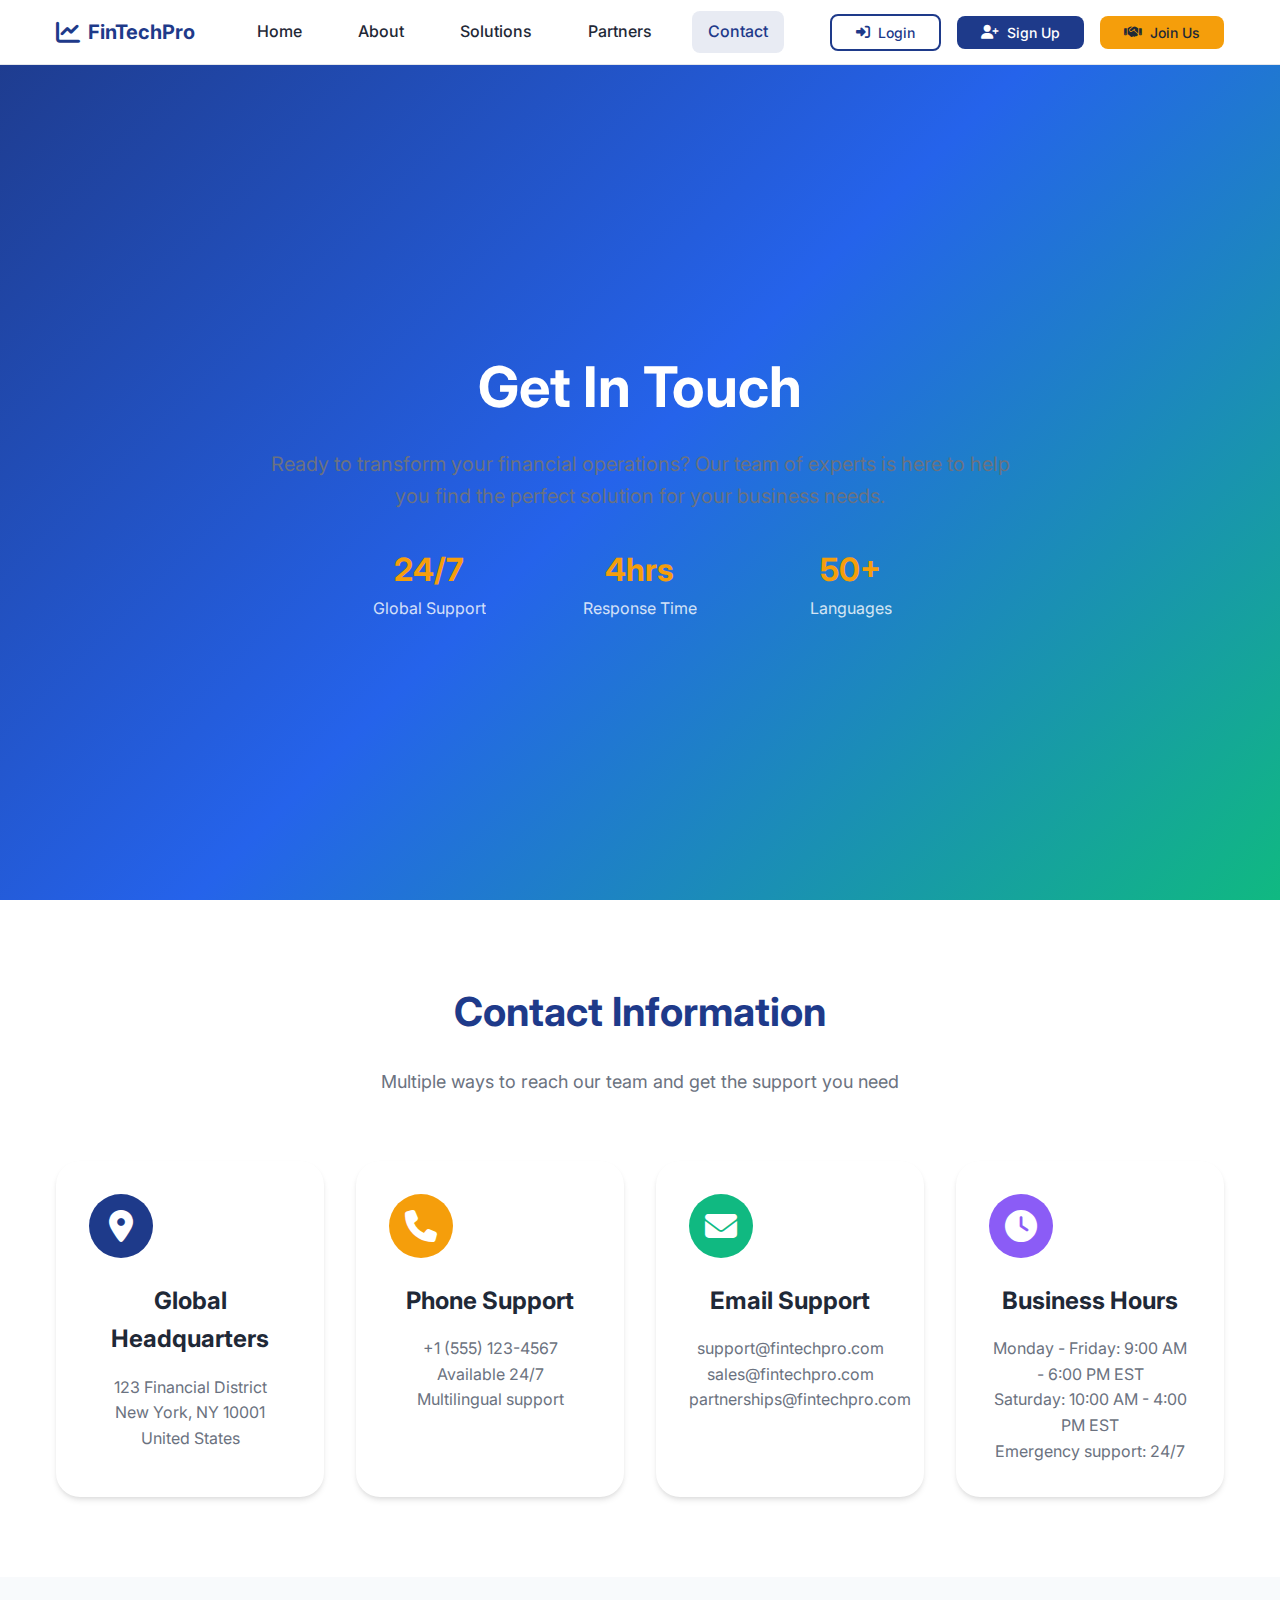
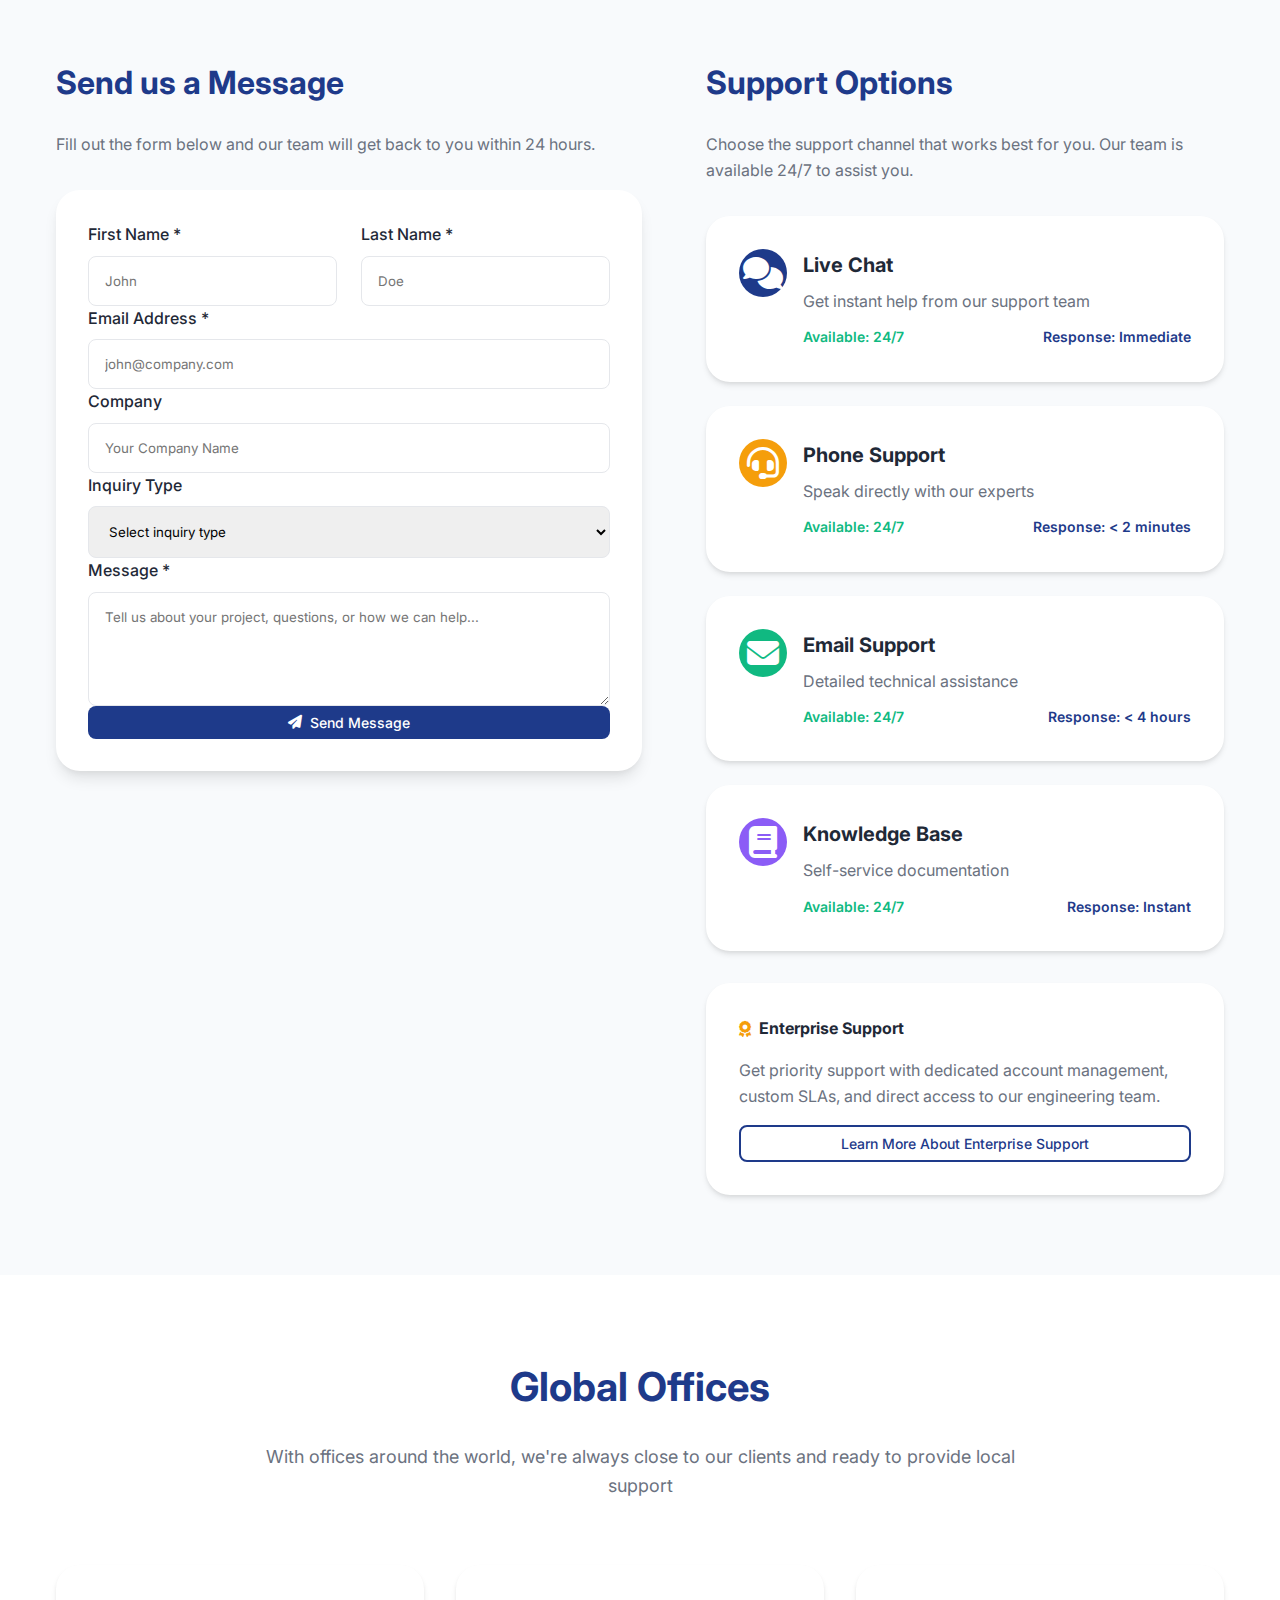
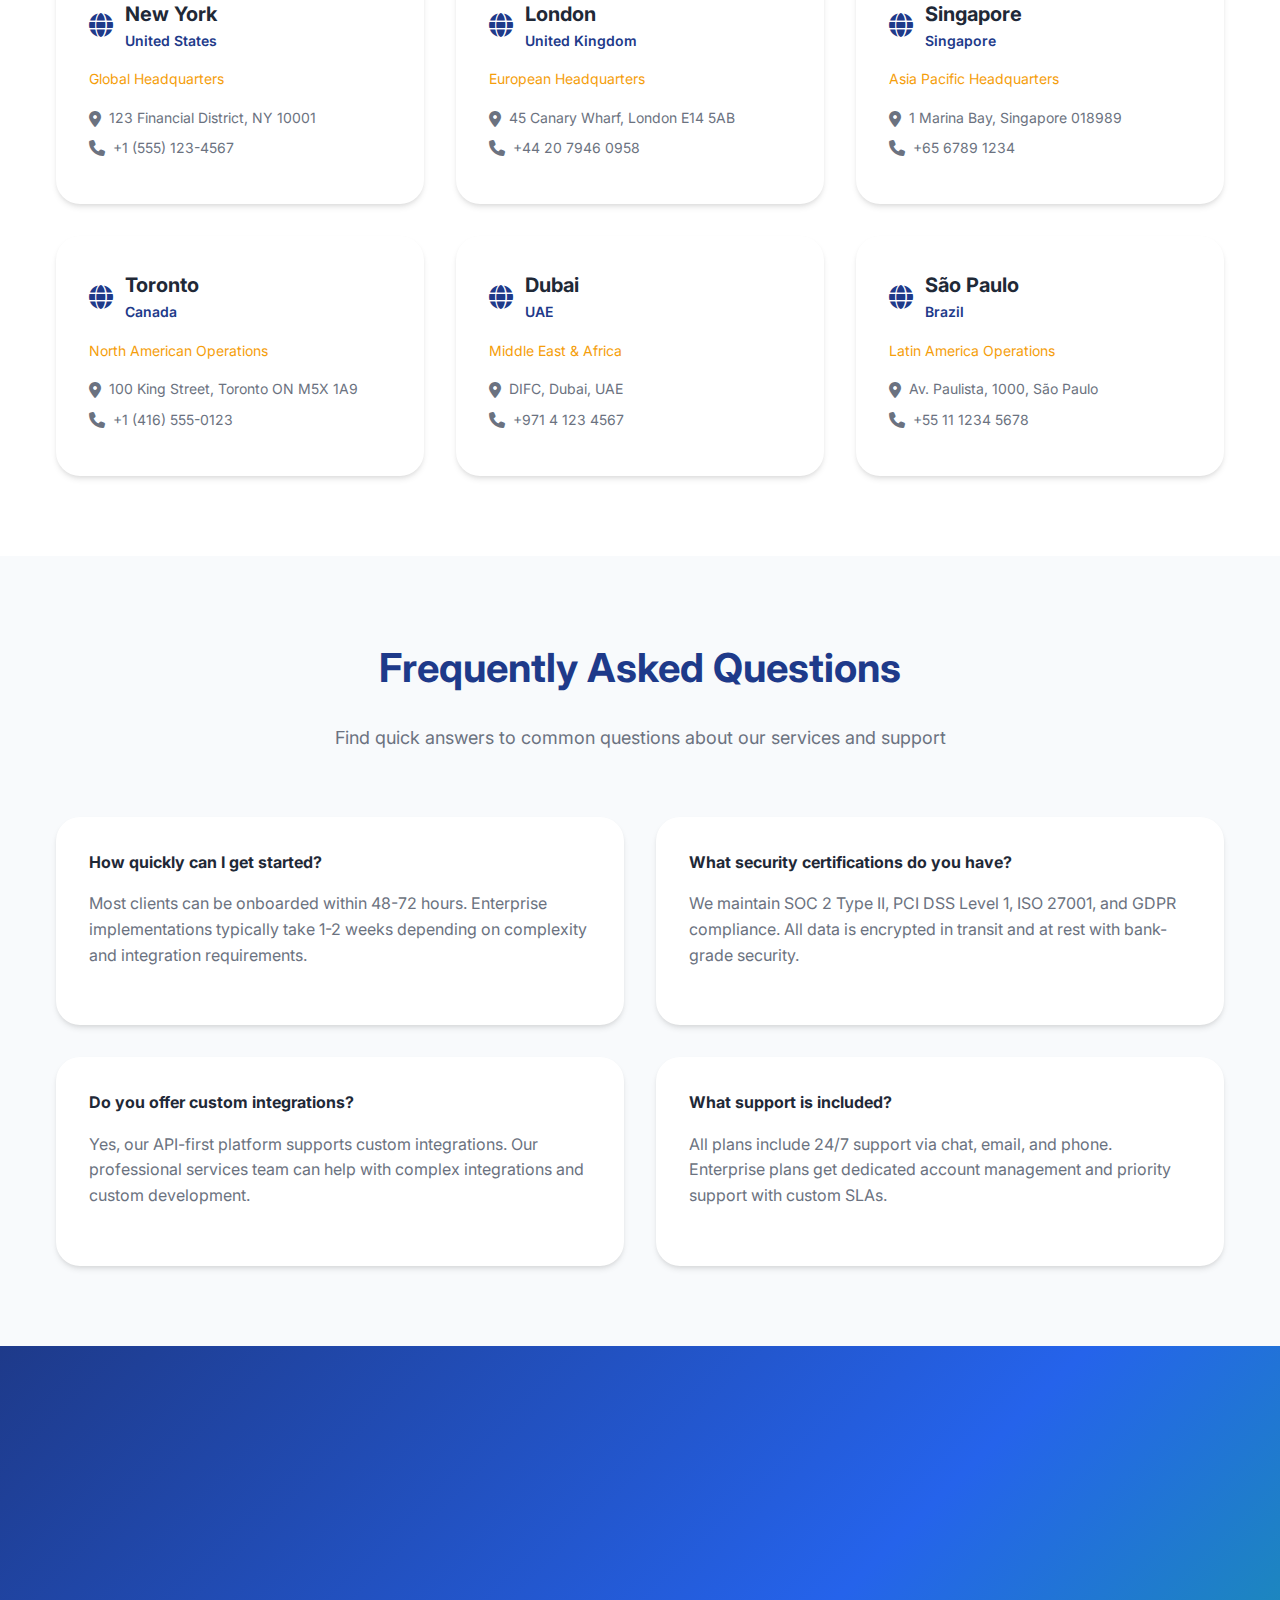
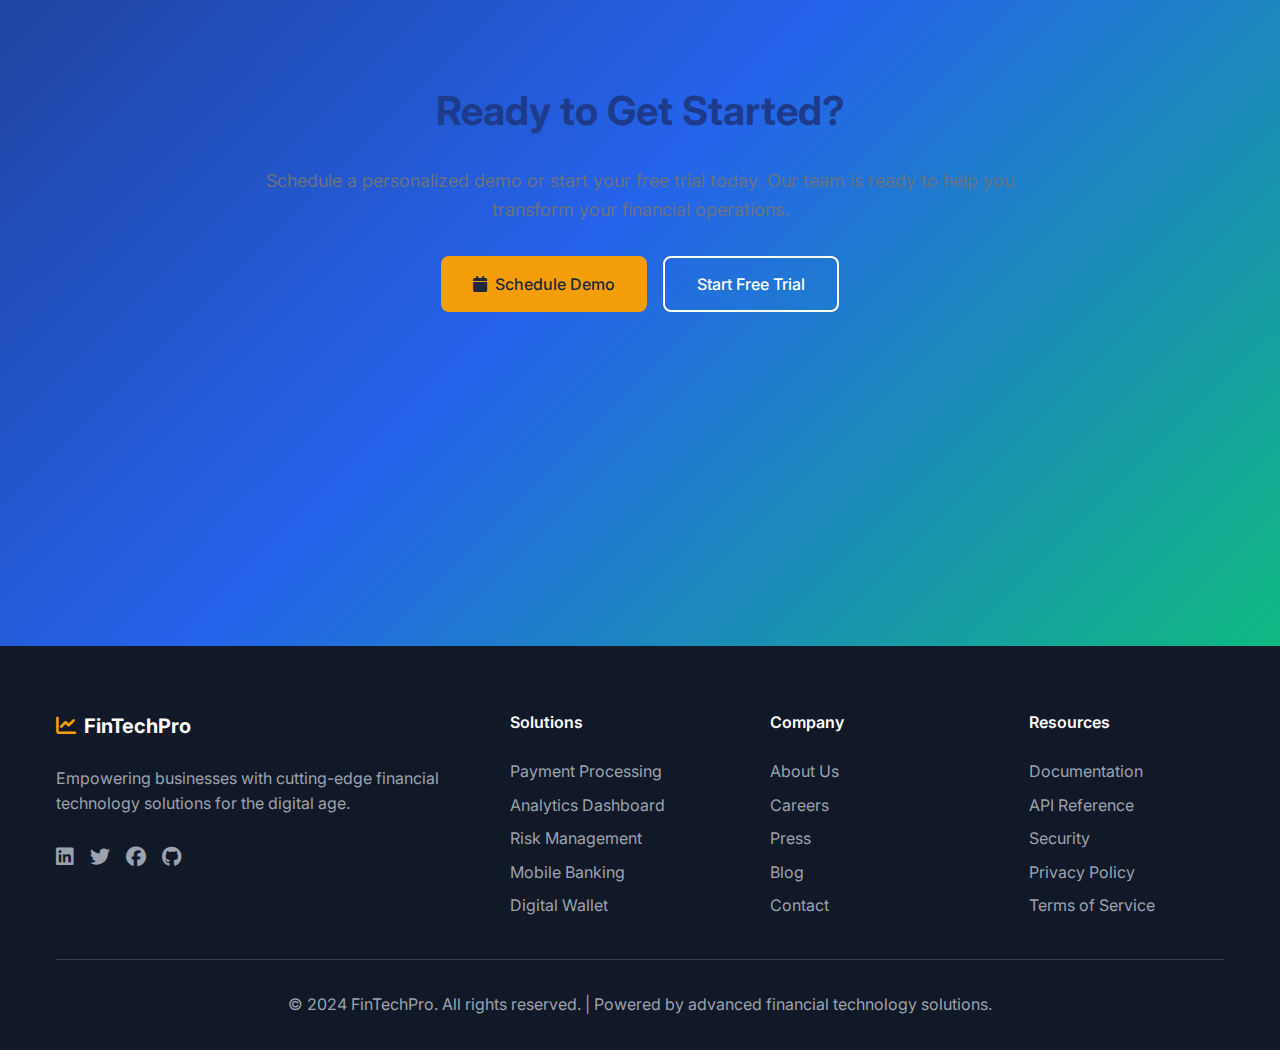
<file: FinTechPro/contact.html>
<!DOCTYPE html>
<html lang="en">
<head>
    <meta charset="UTF-8">
    <meta name="viewport" content="width=device-width, initial-scale=1.0">
    <title>Contact Us - FinTechPro | Get in Touch with Our Financial Technology Experts</title>
    <meta name="description" content="Contact FinTechPro for personalized financial technology solutions. Available 24/7 with global support in 50+ languages and response times under 4 hours.">
    
    <!-- Fonts -->
    <link href="https://fonts.googleapis.com/css2?family=Inter:wght@300;400;500;600;700;800&display=swap" rel="stylesheet">
    
    <!-- Icons -->
    <link rel="stylesheet" href="https://cdnjs.cloudflare.com/ajax/libs/font-awesome/6.4.0/css/all.min.css">
    
    <!-- Styles -->
    <link rel="stylesheet" href="assets/css/main.css">
</head>
<body>
    <!-- Navigation -->
    <nav class="navbar" id="navbar">
        <div class="nav-container">
            <div class="nav-logo">
                <i class="fas fa-chart-line"></i>
                <span>FinTechPro</span>
            </div>
            
            <div class="nav-menu" id="nav-menu">
                <a href="index.html" class="nav-link">Home</a>
                <a href="about.html" class="nav-link">About</a>
                <a href="solutions.html" class="nav-link">Solutions</a>
                <a href="partners.html" class="nav-link">Partners</a>
                <a href="contact.html" class="nav-link active">Contact</a>
            </div>
            
            <div class="nav-actions">
                <button class="btn btn-outline" onclick="openModal('loginModal')">
                    <i class="fas fa-sign-in-alt"></i> Login
                </button>
                <button class="btn btn-primary" onclick="openModal('signupModal')">
                    <i class="fas fa-user-plus"></i> Sign Up
                </button>
                <button class="btn btn-secondary" onclick="openModal('joinModal')">
                    <i class="fas fa-handshake"></i> Join Us
                </button>
            </div>
            
            <div class="nav-toggle" id="nav-toggle">
                <i class="fas fa-bars"></i>
            </div>
        </div>
    </nav>

    <!-- Hero Section -->
    <section class="hero">
        <div class="container">
            <div class="section-header" style="color: white; margin-top: 4rem;">
                <h1 style="font-size: 3.5rem; margin-bottom: 1rem;">Get In Touch</h1>
                <p style="font-size: 1.25rem; margin-bottom: 2rem;">Ready to transform your financial operations? Our team of experts is here to help you find the perfect solution for your business needs.</p>
                <div style="display: grid; grid-template-columns: repeat(3, 1fr); gap: 2rem; max-width: 600px; margin: 0 auto;">
                    <div style="text-align: center;">
                        <div style="font-size: 2rem; font-weight: bold; color: var(--secondary);">24/7</div>
                        <div style="opacity: 0.8;">Global Support</div>
                    </div>
                    <div style="text-align: center;">
                        <div style="font-size: 2rem; font-weight: bold; color: var(--secondary);">4hrs</div>
                        <div style="opacity: 0.8;">Response Time</div>
                    </div>
                    <div style="text-align: center;">
                        <div style="font-size: 2rem; font-weight: bold; color: var(--secondary);">50+</div>
                        <div style="opacity: 0.8;">Languages</div>
                    </div>
                </div>
            </div>
        </div>
    </section>

    <!-- Contact Methods -->
    <section class="about">
        <div class="container">
            <div class="section-header">
                <h2>Contact Information</h2>
                <p>Multiple ways to reach our team and get the support you need</p>
            </div>
            
            <div style="display: grid; grid-template-columns: repeat(auto-fit, minmax(250px, 1fr)); gap: 2rem;">
                <div class="solution-card fade-in" style="text-align: center;">
                    <div class="solution-icon primary">
                        <i class="fas fa-map-marker-alt"></i>
                    </div>
                    <h3>Global Headquarters</h3>
                    <div style="color: var(--text-light); line-height: 1.6;">
                        <div>123 Financial District</div>
                        <div>New York, NY 10001</div>
                        <div>United States</div>
                    </div>
                </div>
                
                <div class="solution-card fade-in" style="text-align: center;">
                    <div class="solution-icon secondary">
                        <i class="fas fa-phone"></i>
                    </div>
                    <h3>Phone Support</h3>
                    <div style="color: var(--text-light); line-height: 1.6;">
                        <div>+1 (555) 123-4567</div>
                        <div>Available 24/7</div>
                        <div>Multilingual support</div>
                    </div>
                </div>
                
                <div class="solution-card fade-in" style="text-align: center;">
                    <div class="solution-icon accent">
                        <i class="fas fa-envelope"></i>
                    </div>
                    <h3>Email Support</h3>
                    <div style="color: var(--text-light); line-height: 1.6;">
                        <div>support@fintechpro.com</div>
                        <div>sales@fintechpro.com</div>
                        <div>partnerships@fintechpro.com</div>
                    </div>
                </div>
                
                <div class="solution-card fade-in" style="text-align: center;">
                    <div class="solution-icon purple">
                        <i class="fas fa-clock"></i>
                    </div>
                    <h3>Business Hours</h3>
                    <div style="color: var(--text-light); line-height: 1.6;">
                        <div>Monday - Friday: 9:00 AM - 6:00 PM EST</div>
                        <div>Saturday: 10:00 AM - 4:00 PM EST</div>
                        <div>Emergency support: 24/7</div>
                    </div>
                </div>
            </div>
        </div>
    </section>

    <!-- Contact Form and Support Options -->
    <section class="solutions">
        <div class="container">
            <div style="display: grid; grid-template-columns: 1fr 1fr; gap: 4rem; align-items: start;">
                <!-- Contact Form -->
                <div class="fade-in">
                    <h3 style="font-size: 2rem; font-weight: bold; margin-bottom: 1.5rem; color: var(--primary);">Send us a Message</h3>
                    <p style="color: var(--text-light); margin-bottom: 2rem;">
                        Fill out the form below and our team will get back to you within 24 hours.
                    </p>
                    
                    <form class="contact-form-container" id="contactForm">
                        <div class="form-row">
                            <div class="form-group">
                                <label for="firstName">First Name *</label>
                                <input type="text" id="firstName" name="firstName" placeholder="John" required>
                            </div>
                            <div class="form-group">
                                <label for="lastName">Last Name *</label>
                                <input type="text" id="lastName" name="lastName" placeholder="Doe" required>
                            </div>
                        </div>
                        
                        <div class="form-group">
                            <label for="email">Email Address *</label>
                            <input type="email" id="email" name="email" placeholder="john@company.com" required>
                        </div>
                        
                        <div class="form-group">
                            <label for="company">Company</label>
                            <input type="text" id="company" name="company" placeholder="Your Company Name">
                        </div>
                        
                        <div class="form-group">
                            <label for="inquiryType">Inquiry Type</label>
                            <select id="inquiryType" name="inquiryType">
                                <option value="">Select inquiry type</option>
                                <option value="General Information">General Information</option>
                                <option value="Sales Inquiry">Sales Inquiry</option>
                                <option value="Technical Support">Technical Support</option>
                                <option value="Partnership Opportunity">Partnership Opportunity</option>
                                <option value="Media & Press">Media & Press</option>
                                <option value="Investor Relations">Investor Relations</option>
                                <option value="Compliance Question">Compliance Question</option>
                                <option value="Feature Request">Feature Request</option>
                                <option value="Bug Report">Bug Report</option>
                                <option value="Other">Other</option>
                            </select>
                        </div>
                        
                        <div class="form-group">
                            <label for="message">Message *</label>
                            <textarea id="message" name="message" rows="5" placeholder="Tell us about your project, questions, or how we can help..." required></textarea>
                        </div>
                        
                        <button type="submit" class="btn btn-primary btn-full">
                            <i class="fas fa-paper-plane"></i> Send Message
                        </button>
                    </form>
                </div>

                <!-- Support Options -->
                <div class="fade-in">
                    <h3 style="font-size: 2rem; font-weight: bold; margin-bottom: 1.5rem; color: var(--primary);">Support Options</h3>
                    <p style="color: var(--text-light); margin-bottom: 2rem;">
                        Choose the support channel that works best for you. Our team is available 24/7 to assist you.
                    </p>
                    
                    <div style="display: flex; flex-direction: column; gap: 1.5rem;">
                        <div class="solution-card">
                            <div style="display: flex; align-items: start; gap: 1rem;">
                                <div class="solution-icon primary" style="margin: 0; width: 3rem; height: 3rem;">
                                    <i class="fas fa-comments"></i>
                                </div>
                                <div style="flex: 1;">
                                    <h4 style="font-size: 1.25rem; margin-bottom: 0.5rem;">Live Chat</h4>
                                    <p style="color: var(--text-light); margin-bottom: 0.75rem;">Get instant help from our support team</p>
                                    <div style="display: flex; justify-content: space-between; font-size: 0.875rem;">
                                        <span style="color: var(--accent); font-weight: 600;">Available: 24/7</span>
                                        <span style="color: var(--primary); font-weight: 600;">Response: Immediate</span>
                                    </div>
                                </div>
                            </div>
                        </div>
                        
                        <div class="solution-card">
                            <div style="display: flex; align-items: start; gap: 1rem;">
                                <div class="solution-icon secondary" style="margin: 0; width: 3rem; height: 3rem;">
                                    <i class="fas fa-headset"></i>
                                </div>
                                <div style="flex: 1;">
                                    <h4 style="font-size: 1.25rem; margin-bottom: 0.5rem;">Phone Support</h4>
                                    <p style="color: var(--text-light); margin-bottom: 0.75rem;">Speak directly with our experts</p>
                                    <div style="display: flex; justify-content: space-between; font-size: 0.875rem;">
                                        <span style="color: var(--accent); font-weight: 600;">Available: 24/7</span>
                                        <span style="color: var(--primary); font-weight: 600;">Response: < 2 minutes</span>
                                    </div>
                                </div>
                            </div>
                        </div>
                        
                        <div class="solution-card">
                            <div style="display: flex; align-items: start; gap: 1rem;">
                                <div class="solution-icon accent" style="margin: 0; width: 3rem; height: 3rem;">
                                    <i class="fas fa-envelope"></i>
                                </div>
                                <div style="flex: 1;">
                                    <h4 style="font-size: 1.25rem; margin-bottom: 0.5rem;">Email Support</h4>
                                    <p style="color: var(--text-light); margin-bottom: 0.75rem;">Detailed technical assistance</p>
                                    <div style="display: flex; justify-content: space-between; font-size: 0.875rem;">
                                        <span style="color: var(--accent); font-weight: 600;">Available: 24/7</span>
                                        <span style="color: var(--primary); font-weight: 600;">Response: < 4 hours</span>
                                    </div>
                                </div>
                            </div>
                        </div>
                        
                        <div class="solution-card">
                            <div style="display: flex; align-items: start; gap: 1rem;">
                                <div class="solution-icon purple" style="margin: 0; width: 3rem; height: 3rem;">
                                    <i class="fas fa-book"></i>
                                </div>
                                <div style="flex: 1;">
                                    <h4 style="font-size: 1.25rem; margin-bottom: 0.5rem;">Knowledge Base</h4>
                                    <p style="color: var(--text-light); margin-bottom: 0.75rem;">Self-service documentation</p>
                                    <div style="display: flex; justify-content: space-between; font-size: 0.875rem;">
                                        <span style="color: var(--accent); font-weight: 600;">Available: 24/7</span>
                                        <span style="color: var(--primary); font-weight: 600;">Response: Instant</span>
                                    </div>
                                </div>
                            </div>
                        </div>
                    </div>

                    <div class="solution-card" style="margin-top: 2rem;">
                        <div style="display: flex; align-items: center; margin-bottom: 1rem;">
                            <i class="fas fa-award" style="color: var(--secondary); margin-right: 0.5rem;"></i>
                            <h4 style="margin: 0;">Enterprise Support</h4>
                        </div>
                        <p style="color: var(--text-light); margin-bottom: 1rem;">
                            Get priority support with dedicated account management, custom SLAs, and direct access to our engineering team.
                        </p>
                        <button class="btn btn-outline" style="width: 100%;">
                            Learn More About Enterprise Support
                        </button>
                    </div>
                </div>
            </div>
        </div>
    </section>

    <!-- Global Offices -->
    <section class="about">
        <div class="container">
            <div class="section-header">
                <h2>Global Offices</h2>
                <p>With offices around the world, we're always close to our clients and ready to provide local support</p>
            </div>
            
            <div style="display: grid; grid-template-columns: repeat(auto-fit, minmax(300px, 1fr)); gap: 2rem;">
                <div class="solution-card fade-in">
                    <div style="display: flex; align-items: center; margin-bottom: 1rem;">
                        <i class="fas fa-globe" style="color: var(--primary); margin-right: 0.75rem; font-size: 1.5rem;"></i>
                        <div>
                            <h4 style="margin: 0; font-size: 1.25rem;">New York</h4>
                            <p style="color: var(--primary); font-weight: 600; margin: 0; font-size: 0.875rem;">United States</p>
                        </div>
                    </div>
                    <p style="color: var(--secondary); font-size: 0.875rem; margin-bottom: 1rem;">Global Headquarters</p>
                    
                    <div style="margin-bottom: 0.75rem;">
                        <div style="display: flex; align-items: start; margin-bottom: 0.5rem;">
                            <i class="fas fa-map-marker-alt" style="color: var(--text-light); margin-right: 0.5rem; margin-top: 0.25rem; font-size: 1rem;"></i>
                            <span style="font-size: 0.875rem; color: var(--text-light);">123 Financial District, NY 10001</span>
                        </div>
                        <div style="display: flex; align-items: center;">
                            <i class="fas fa-phone" style="color: var(--text-light); margin-right: 0.5rem; font-size: 1rem;"></i>
                            <span style="font-size: 0.875rem; color: var(--text-light);">+1 (555) 123-4567</span>
                        </div>
                    </div>
                </div>
                
                <div class="solution-card fade-in">
                    <div style="display: flex; align-items: center; margin-bottom: 1rem;">
                        <i class="fas fa-globe" style="color: var(--primary); margin-right: 0.75rem; font-size: 1.5rem;"></i>
                        <div>
                            <h4 style="margin: 0; font-size: 1.25rem;">London</h4>
                            <p style="color: var(--primary); font-weight: 600; margin: 0; font-size: 0.875rem;">United Kingdom</p>
                        </div>
                    </div>
                    <p style="color: var(--secondary); font-size: 0.875rem; margin-bottom: 1rem;">European Headquarters</p>
                    
                    <div style="margin-bottom: 0.75rem;">
                        <div style="display: flex; align-items: start; margin-bottom: 0.5rem;">
                            <i class="fas fa-map-marker-alt" style="color: var(--text-light); margin-right: 0.5rem; margin-top: 0.25rem; font-size: 1rem;"></i>
                            <span style="font-size: 0.875rem; color: var(--text-light);">45 Canary Wharf, London E14 5AB</span>
                        </div>
                        <div style="display: flex; align-items: center;">
                            <i class="fas fa-phone" style="color: var(--text-light); margin-right: 0.5rem; font-size: 1rem;"></i>
                            <span style="font-size: 0.875rem; color: var(--text-light);">+44 20 7946 0958</span>
                        </div>
                    </div>
                </div>
                
                <div class="solution-card fade-in">
                    <div style="display: flex; align-items: center; margin-bottom: 1rem;">
                        <i class="fas fa-globe" style="color: var(--primary); margin-right: 0.75rem; font-size: 1.5rem;"></i>
                        <div>
                            <h4 style="margin: 0; font-size: 1.25rem;">Singapore</h4>
                            <p style="color: var(--primary); font-weight: 600; margin: 0; font-size: 0.875rem;">Singapore</p>
                        </div>
                    </div>
                    <p style="color: var(--secondary); font-size: 0.875rem; margin-bottom: 1rem;">Asia Pacific Headquarters</p>
                    
                    <div style="margin-bottom: 0.75rem;">
                        <div style="display: flex; align-items: start; margin-bottom: 0.5rem;">
                            <i class="fas fa-map-marker-alt" style="color: var(--text-light); margin-right: 0.5rem; margin-top: 0.25rem; font-size: 1rem;"></i>
                            <span style="font-size: 0.875rem; color: var(--text-light);">1 Marina Bay, Singapore 018989</span>
                        </div>
                        <div style="display: flex; align-items: center;">
                            <i class="fas fa-phone" style="color: var(--text-light); margin-right: 0.5rem; font-size: 1rem;"></i>
                            <span style="font-size: 0.875rem; color: var(--text-light);">+65 6789 1234</span>
                        </div>
                    </div>
                </div>
                
                <div class="solution-card fade-in">
                    <div style="display: flex; align-items: center; margin-bottom: 1rem;">
                        <i class="fas fa-globe" style="color: var(--primary); margin-right: 0.75rem; font-size: 1.5rem;"></i>
                        <div>
                            <h4 style="margin: 0; font-size: 1.25rem;">Toronto</h4>
                            <p style="color: var(--primary); font-weight: 600; margin: 0; font-size: 0.875rem;">Canada</p>
                        </div>
                    </div>
                    <p style="color: var(--secondary); font-size: 0.875rem; margin-bottom: 1rem;">North American Operations</p>
                    
                    <div style="margin-bottom: 0.75rem;">
                        <div style="display: flex; align-items: start; margin-bottom: 0.5rem;">
                            <i class="fas fa-map-marker-alt" style="color: var(--text-light); margin-right: 0.5rem; margin-top: 0.25rem; font-size: 1rem;"></i>
                            <span style="font-size: 0.875rem; color: var(--text-light);">100 King Street, Toronto ON M5X 1A9</span>
                        </div>
                        <div style="display: flex; align-items: center;">
                            <i class="fas fa-phone" style="color: var(--text-light); margin-right: 0.5rem; font-size: 1rem;"></i>
                            <span style="font-size: 0.875rem; color: var(--text-light);">+1 (416) 555-0123</span>
                        </div>
                    </div>
                </div>
                
                <div class="solution-card fade-in">
                    <div style="display: flex; align-items: center; margin-bottom: 1rem;">
                        <i class="fas fa-globe" style="color: var(--primary); margin-right: 0.75rem; font-size: 1.5rem;"></i>
                        <div>
                            <h4 style="margin: 0; font-size: 1.25rem;">Dubai</h4>
                            <p style="color: var(--primary); font-weight: 600; margin: 0; font-size: 0.875rem;">UAE</p>
                        </div>
                    </div>
                    <p style="color: var(--secondary); font-size: 0.875rem; margin-bottom: 1rem;">Middle East & Africa</p>
                    
                    <div style="margin-bottom: 0.75rem;">
                        <div style="display: flex; align-items: start; margin-bottom: 0.5rem;">
                            <i class="fas fa-map-marker-alt" style="color: var(--text-light); margin-right: 0.5rem; margin-top: 0.25rem; font-size: 1rem;"></i>
                            <span style="font-size: 0.875rem; color: var(--text-light);">DIFC, Dubai, UAE</span>
                        </div>
                        <div style="display: flex; align-items: center;">
                            <i class="fas fa-phone" style="color: var(--text-light); margin-right: 0.5rem; font-size: 1rem;"></i>
                            <span style="font-size: 0.875rem; color: var(--text-light);">+971 4 123 4567</span>
                        </div>
                    </div>
                </div>
                
                <div class="solution-card fade-in">
                    <div style="display: flex; align-items: center; margin-bottom: 1rem;">
                        <i class="fas fa-globe" style="color: var(--primary); margin-right: 0.75rem; font-size: 1.5rem;"></i>
                        <div>
                            <h4 style="margin: 0; font-size: 1.25rem;">São Paulo</h4>
                            <p style="color: var(--primary); font-weight: 600; margin: 0; font-size: 0.875rem;">Brazil</p>
                        </div>
                    </div>
                    <p style="color: var(--secondary); font-size: 0.875rem; margin-bottom: 1rem;">Latin America Operations</p>
                    
                    <div style="margin-bottom: 0.75rem;">
                        <div style="display: flex; align-items: start; margin-bottom: 0.5rem;">
                            <i class="fas fa-map-marker-alt" style="color: var(--text-light); margin-right: 0.5rem; margin-top: 0.25rem; font-size: 1rem;"></i>
                            <span style="font-size: 0.875rem; color: var(--text-light);">Av. Paulista, 1000, São Paulo</span>
                        </div>
                        <div style="display: flex; align-items: center;">
                            <i class="fas fa-phone" style="color: var(--text-light); margin-right: 0.5rem; font-size: 1rem;"></i>
                            <span style="font-size: 0.875rem; color: var(--text-light);">+55 11 1234 5678</span>
                        </div>
                    </div>
                </div>
            </div>
        </div>
    </section>

    <!-- FAQ Section -->
    <section class="solutions">
        <div class="container">
            <div class="section-header">
                <h2>Frequently Asked Questions</h2>
                <p>Find quick answers to common questions about our services and support</p>
            </div>
            
            <div style="display: grid; grid-template-columns: repeat(2, 1fr); gap: 2rem;">
                <div class="solution-card fade-in">
                    <h4 style="margin-bottom: 1rem;">How quickly can I get started?</h4>
                    <p style="color: var(--text-light);">
                        Most clients can be onboarded within 48-72 hours. Enterprise implementations 
                        typically take 1-2 weeks depending on complexity and integration requirements.
                    </p>
                </div>

                <div class="solution-card fade-in">
                    <h4 style="margin-bottom: 1rem;">What security certifications do you have?</h4>
                    <p style="color: var(--text-light);">
                        We maintain SOC 2 Type II, PCI DSS Level 1, ISO 27001, and GDPR compliance. 
                        All data is encrypted in transit and at rest with bank-grade security.
                    </p>
                </div>

                <div class="solution-card fade-in">
                    <h4 style="margin-bottom: 1rem;">Do you offer custom integrations?</h4>
                    <p style="color: var(--text-light);">
                        Yes, our API-first platform supports custom integrations. Our professional 
                        services team can help with complex integrations and custom development.
                    </p>
                </div>

                <div class="solution-card fade-in">
                    <h4 style="margin-bottom: 1rem;">What support is included?</h4>
                    <p style="color: var(--text-light);">
                        All plans include 24/7 support via chat, email, and phone. Enterprise plans 
                        get dedicated account management and priority support with custom SLAs.
                    </p>
                </div>
            </div>
        </div>
    </section>

    <!-- CTA Section -->
    <section class="hero">
        <div class="container">
            <div class="section-header" style="color: white;">
                <h2>Ready to Get Started?</h2>
                <p>Schedule a personalized demo or start your free trial today. Our team is ready to help you transform your financial operations.</p>
                <div style="display: flex; gap: 1rem; justify-content: center; flex-wrap: wrap; margin-top: 2rem;">
                    <button class="btn btn-secondary btn-large" onclick="openModal('signupModal')">
                        <i class="fas fa-calendar"></i> Schedule Demo
                    </button>
                    <button class="btn btn-outline-white btn-large" onclick="openModal('signupModal')">
                        Start Free Trial
                    </button>
                </div>
            </div>
        </div>
    </section>

    <!-- Footer -->
    <footer class="footer">
        <div class="container">
            <div class="footer-content">
                <div class="footer-section">
                    <div class="footer-logo">
                        <i class="fas fa-chart-line"></i>
                        <span>FinTechPro</span>
                    </div>
                    <p>Empowering businesses with cutting-edge financial technology solutions for the digital age.</p>
                    <div class="social-links">
                        <a href="#"><i class="fab fa-linkedin"></i></a>
                        <a href="#"><i class="fab fa-twitter"></i></a>
                        <a href="#"><i class="fab fa-facebook"></i></a>
                        <a href="#"><i class="fab fa-github"></i></a>
                    </div>
                </div>
                
                <div class="footer-section">
                    <h4>Solutions</h4>
                    <ul>
                        <li><a href="solutions.html">Payment Processing</a></li>
                        <li><a href="solutions.html">Analytics Dashboard</a></li>
                        <li><a href="solutions.html">Risk Management</a></li>
                        <li><a href="solutions.html">Mobile Banking</a></li>
                        <li><a href="solutions.html">Digital Wallet</a></li>
                    </ul>
                </div>
                
                <div class="footer-section">
                    <h4>Company</h4>
                    <ul>
                        <li><a href="about.html">About Us</a></li>
                        <li><a href="#">Careers</a></li>
                        <li><a href="#">Press</a></li>
                        <li><a href="#">Blog</a></li>
                        <li><a href="contact.html">Contact</a></li>
                    </ul>
                </div>
                
                <div class="footer-section">
                    <h4>Resources</h4>
                    <ul>
                        <li><a href="#">Documentation</a></li>
                        <li><a href="#">API Reference</a></li>
                        <li><a href="#">Security</a></li>
                        <li><a href="#">Privacy Policy</a></li>
                        <li><a href="#">Terms of Service</a></li>
                    </ul>
                </div>
            </div>
            
            <div class="footer-bottom">
                <p>© 2024 FinTechPro. All rights reserved. | Powered by advanced financial technology solutions.</p>
            </div>
        </div>
    </footer>

    <!-- Modals (same as other pages) -->
    <div id="loginModal" class="modal">
        <div class="modal-content">
            <div class="modal-header">
                <h2>Welcome Back</h2>
                <span class="close" onclick="closeModal('loginModal')">&times;</span>
            </div>
            <form class="modal-form">
                <div class="form-group">
                    <label for="loginEmail">Email</label>
                    <input type="email" id="loginEmail" required>
                </div>
                <div class="form-group">
                    <label for="loginPassword">Password</label>
                    <input type="password" id="loginPassword" required>
                </div>
                <div class="form-options">
                    <label class="checkbox-label">
                        <input type="checkbox"> Remember me
                    </label>
                    <a href="#" class="forgot-password">Forgot password?</a>
                </div>
                <button type="submit" class="btn btn-primary btn-full">Sign In</button>
                <p class="modal-switch">Don't have an account? <a href="#" onclick="switchModal('loginModal', 'signupModal')">Sign up</a></p>
            </form>
        </div>
    </div>

    <div id="signupModal" class="modal">
        <div class="modal-content">
            <div class="modal-header">
                <h2>Create Account</h2>
                <span class="close" onclick="closeModal('signupModal')">&times;</span>
            </div>
            <form class="modal-form">
                <div class="form-row">
                    <div class="form-group">
                        <label for="signupFirstName">First Name</label>
                        <input type="text" id="signupFirstName" required>
                    </div>
                    <div class="form-group">
                        <label for="signupLastName">Last Name</label>
                        <input type="text" id="signupLastName" required>
                    </div>
                </div>
                <div class="form-group">
                    <label for="signupEmail">Email</label>
                    <input type="email" id="signupEmail" required>
                </div>
                <div class="form-group">
                    <label for="signupPassword">Password</label>
                    <input type="password" id="signupPassword" required>
                </div>
                <div class="form-group">
                    <label for="confirmPassword">Confirm Password</label>
                    <input type="password" id="confirmPassword" required>
                </div>
                <div class="form-options">
                    <label class="checkbox-label">
                        <input type="checkbox" required> I agree to the Terms of Service and Privacy Policy
                    </label>
                </div>
                <button type="submit" class="btn btn-primary btn-full">Create Account</button>
                <p class="modal-switch">Already have an account? <a href="#" onclick="switchModal('signupModal', 'loginModal')">Sign in</a></p>
            </form>
        </div>
    </div>

    <div id="joinModal" class="modal">
        <div class="modal-content">
            <div class="modal-header">
                <h2>Join Our Team</h2>
                <span class="close" onclick="closeModal('joinModal')">&times;</span>
            </div>
            <form class="modal-form">
                <div class="form-row">
                    <div class="form-group">
                        <label for="joinFirstName">First Name</label>
                        <input type="text" id="joinFirstName" required>
                    </div>
                    <div class="form-group">
                        <label for="joinLastName">Last Name</label>
                        <input type="text" id="joinLastName" required>
                    </div>
                </div>
                <div class="form-group">
                    <label for="joinEmail">Email</label>
                    <input type="email" id="joinEmail" required>
                </div>
                <div class="form-group">
                    <label for="position">Position of Interest</label>
                    <select id="position" required>
                        <option value="">Select a position</option>
                        <option value="Software Engineer">Software Engineer</option>
                        <option value="Product Manager">Product Manager</option>
                        <option value="Data Scientist">Data Scientist</option>
                        <option value="UX/UI Designer">UX/UI Designer</option>
                        <option value="Sales Executive">Sales Executive</option>
                        <option value="Marketing Specialist">Marketing Specialist</option>
                        <option value="Other">Other</option>
                    </select>
                </div>
                <div class="form-group">
                    <label for="experience">Years of Experience</label>
                    <select id="experience" required>
                        <option value="">Select experience level</option>
                        <option value="0-1 years">0-1 years</option>
                        <option value="2-3 years">2-3 years</option>
                        <option value="4-5 years">4-5 years</option>
                        <option value="6-10 years">6-10 years</option>
                        <option value="10+ years">10+ years</option>
                    </select>
                </div>
                <div class="form-group">
                    <label for="coverLetter">Cover Letter</label>
                    <textarea id="coverLetter" rows="4" placeholder="Tell us why you want to join our team..." required></textarea>
                </div>
                <div class="form-group">
                    <label for="resume">Resume</label>
                    <div class="file-upload">
                        <input type="file" id="resume" accept=".pdf,.doc,.docx">
                        <label for="resume" class="file-upload-label">
                            <i class="fas fa-cloud-upload-alt"></i>
                            Click to upload or drag and drop
                        </label>
                    </div>
                </div>
                <button type="submit" class="btn btn-secondary btn-full">
                    <i class="fas fa-paper-plane"></i> Submit Application
                </button>
            </form>
        </div>
    </div>

    <!-- Scripts -->
    <script src="assets/js/main.js"></script>
</body>
</html>
</file>
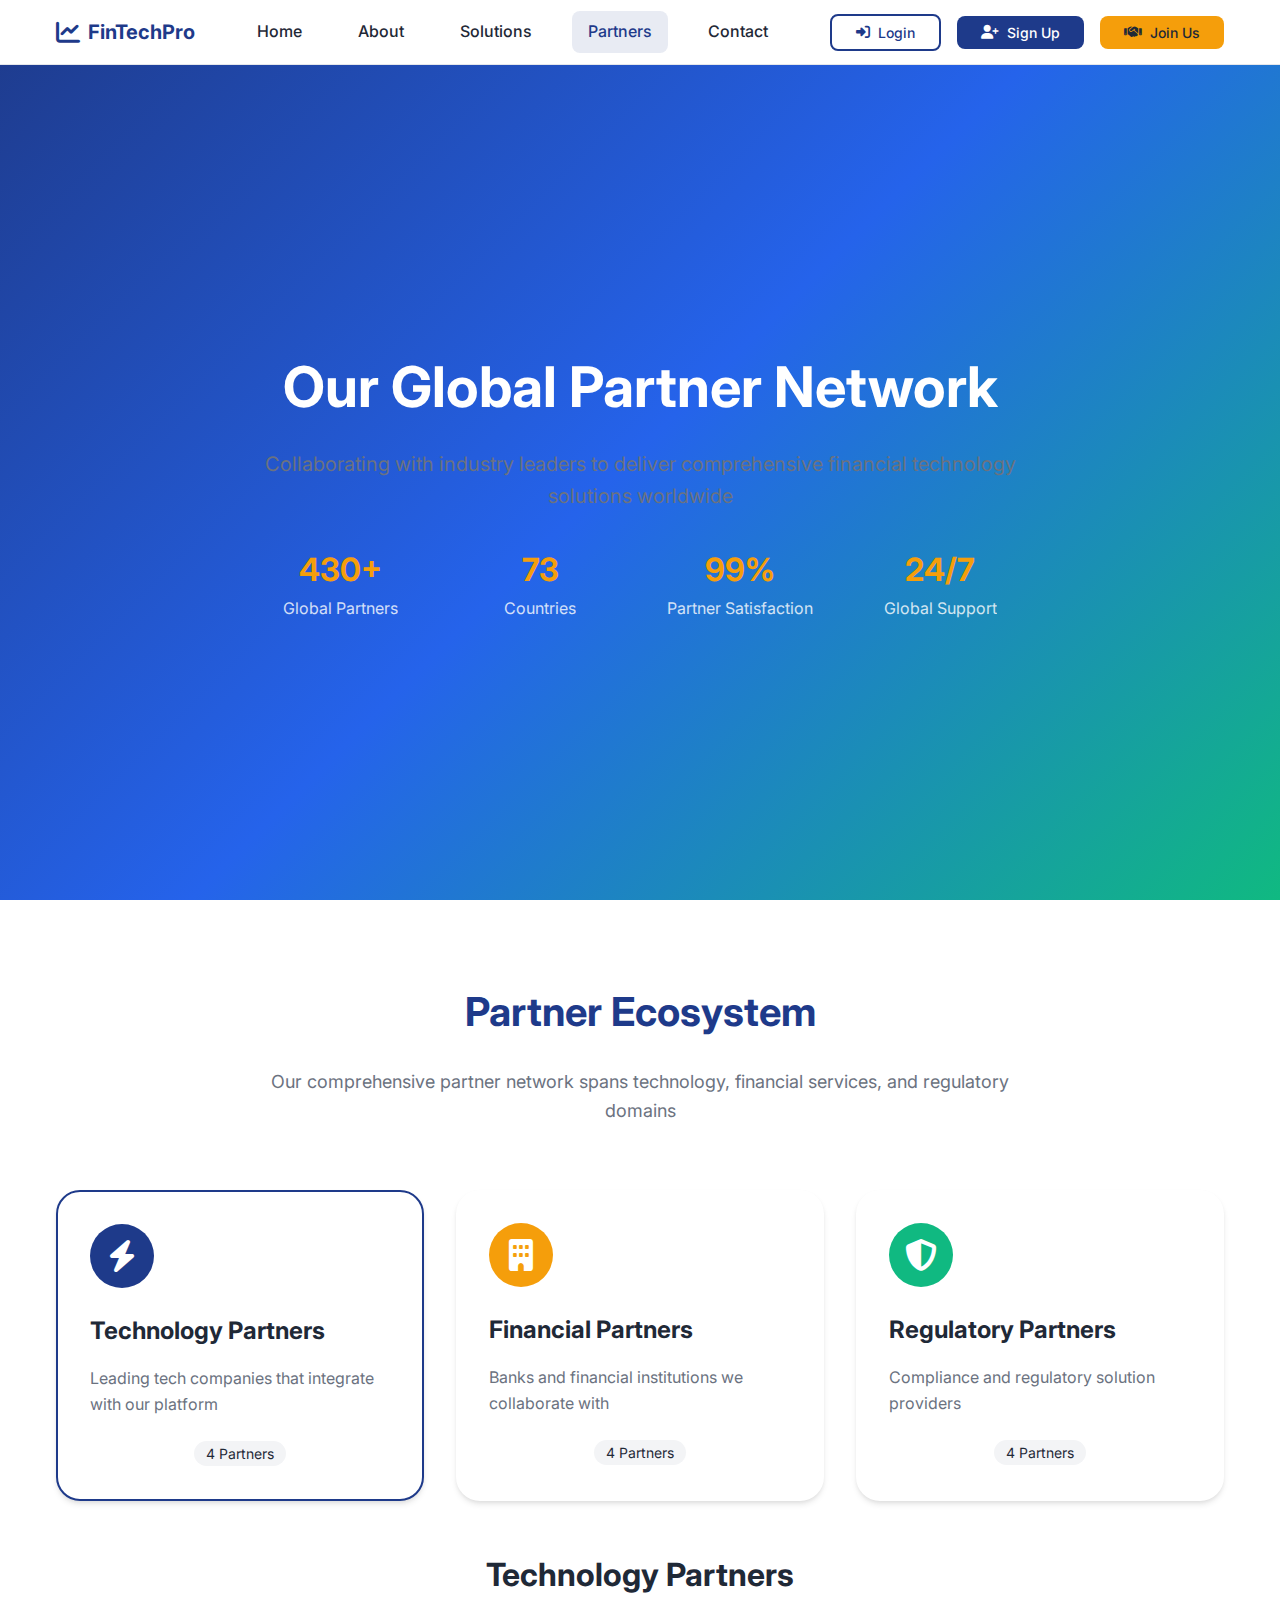
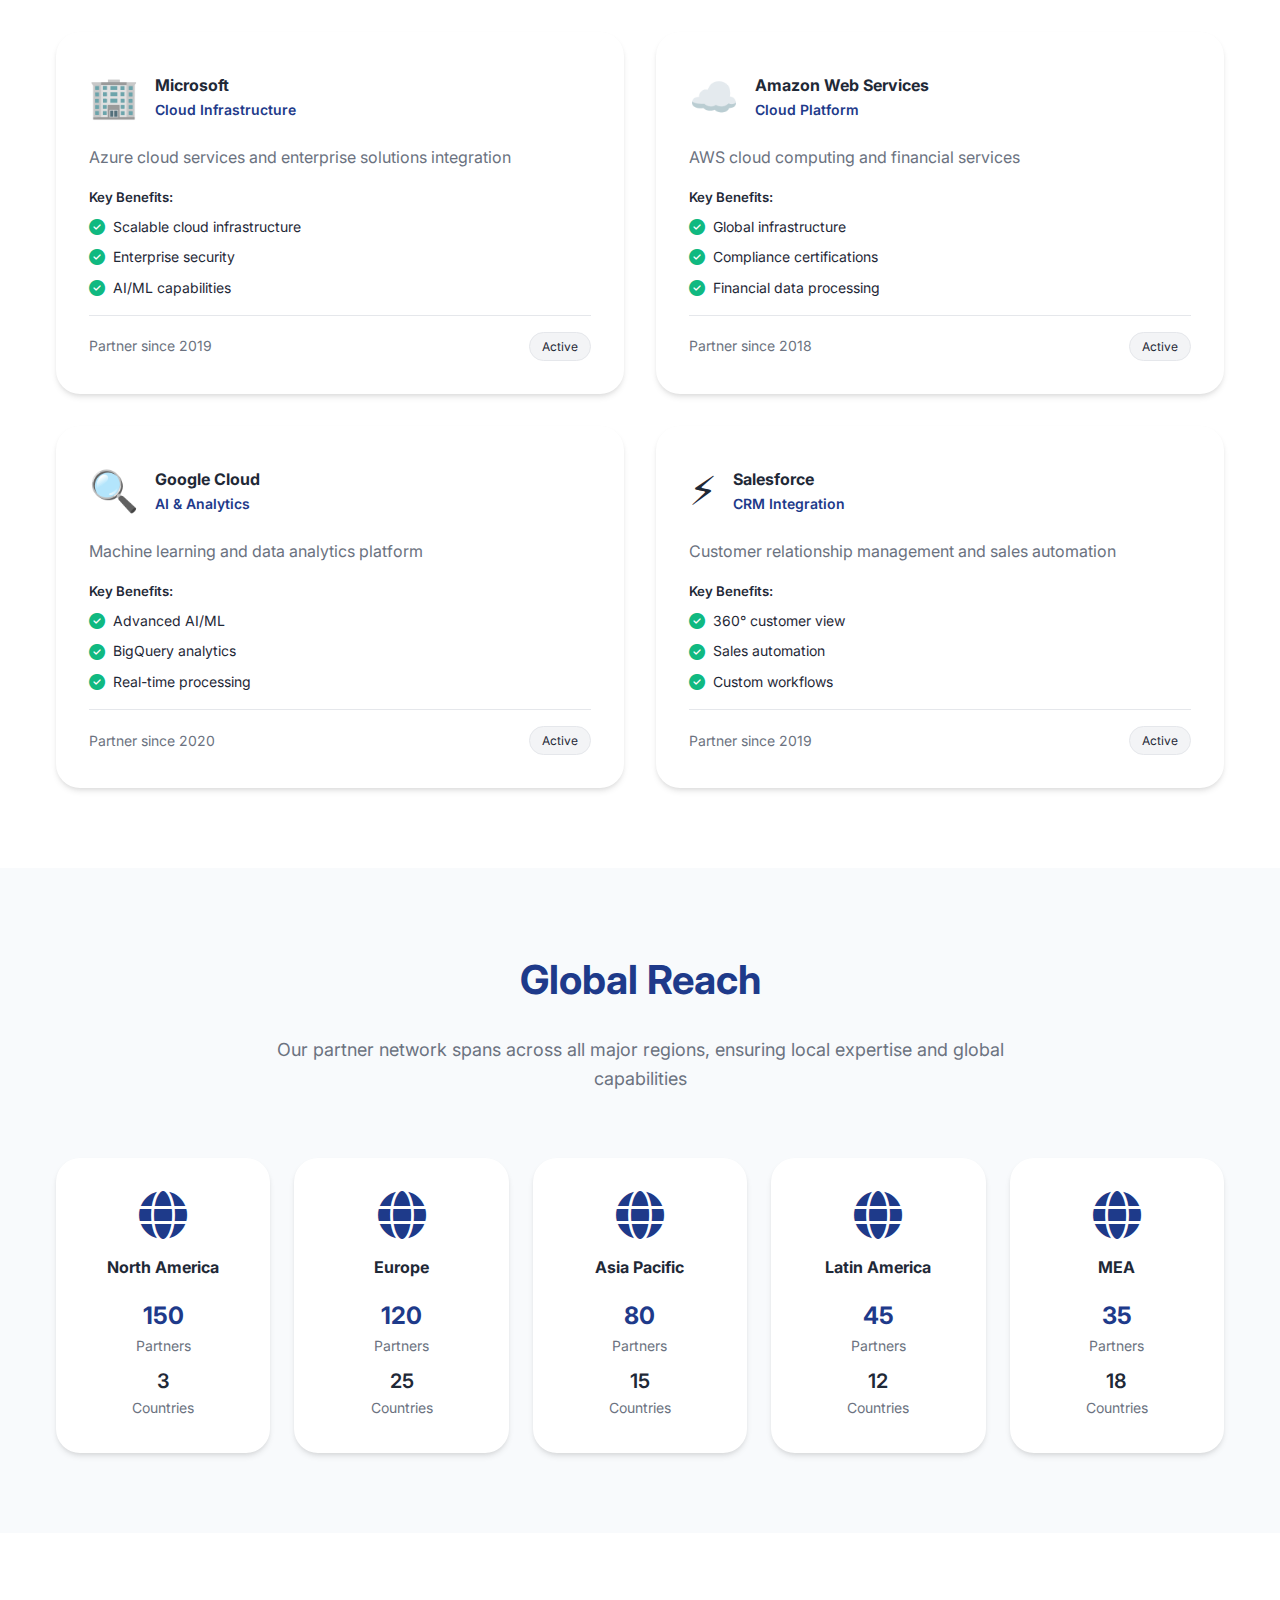
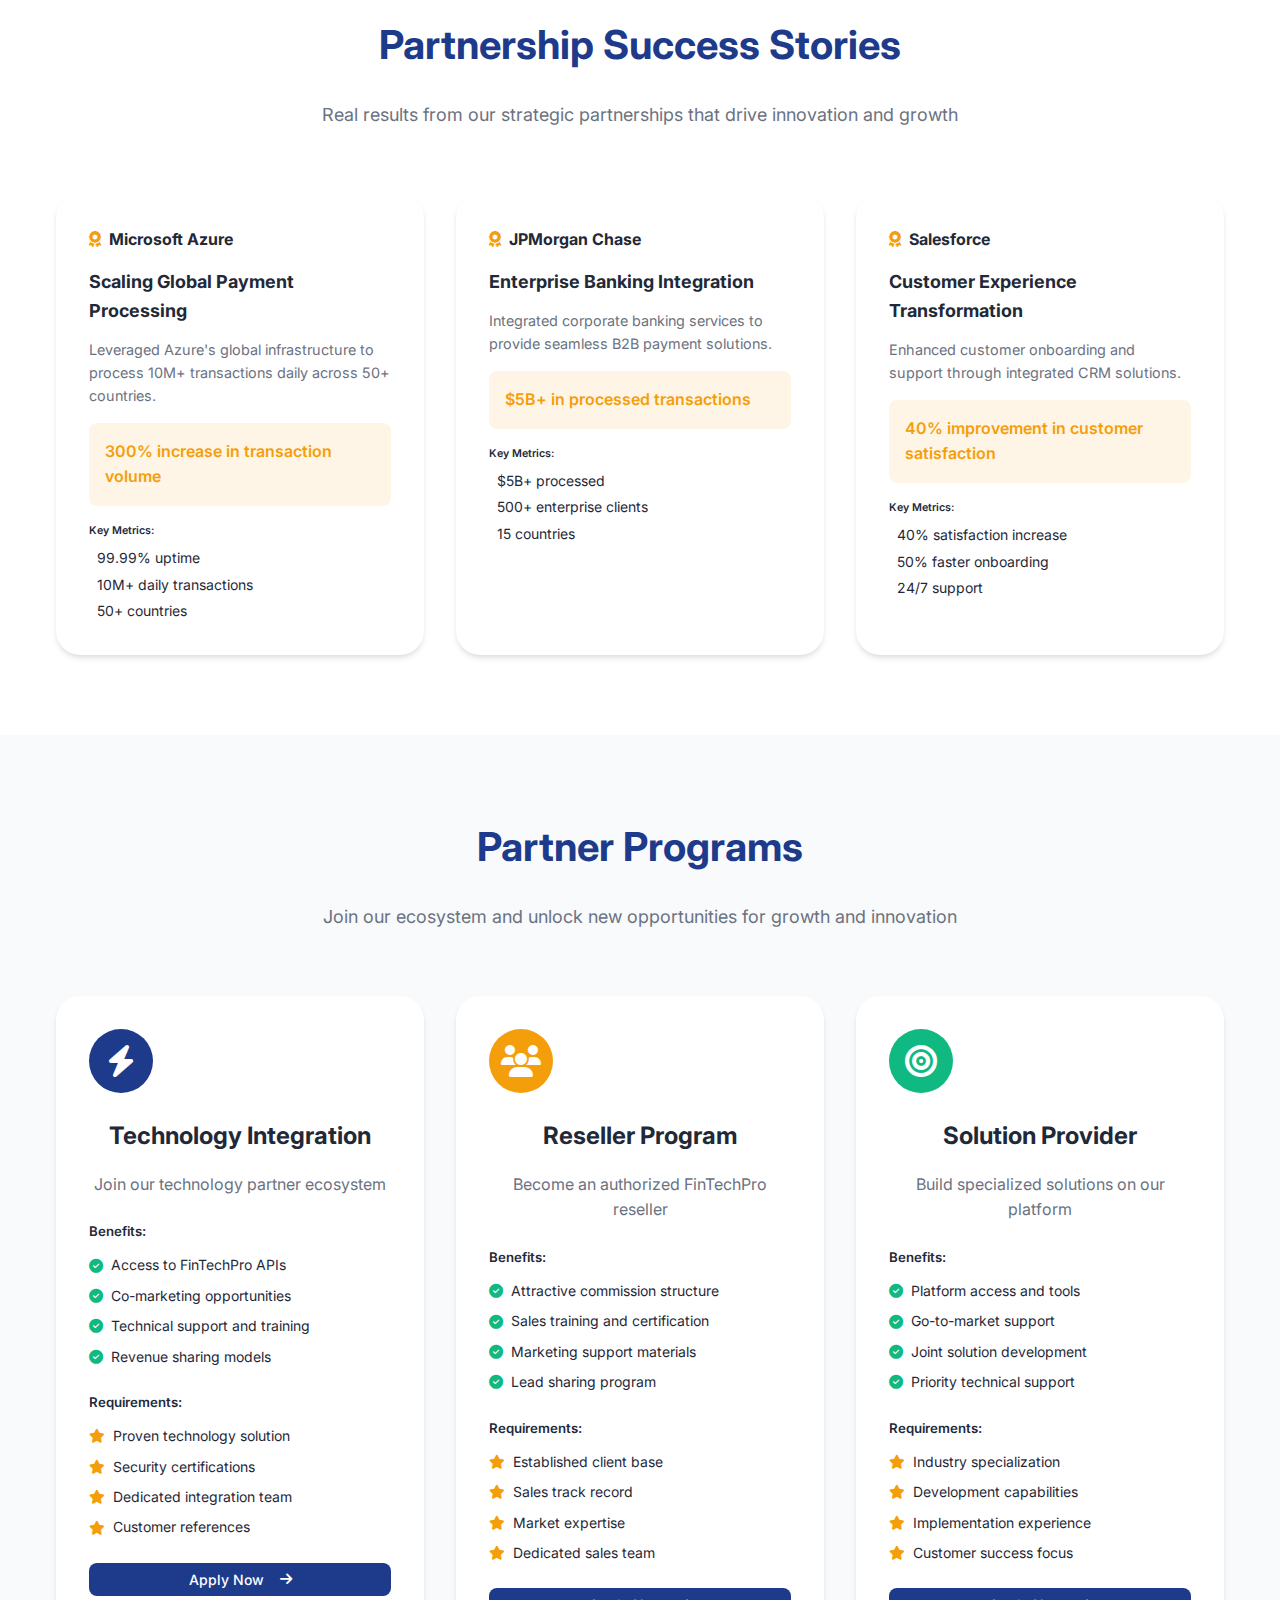
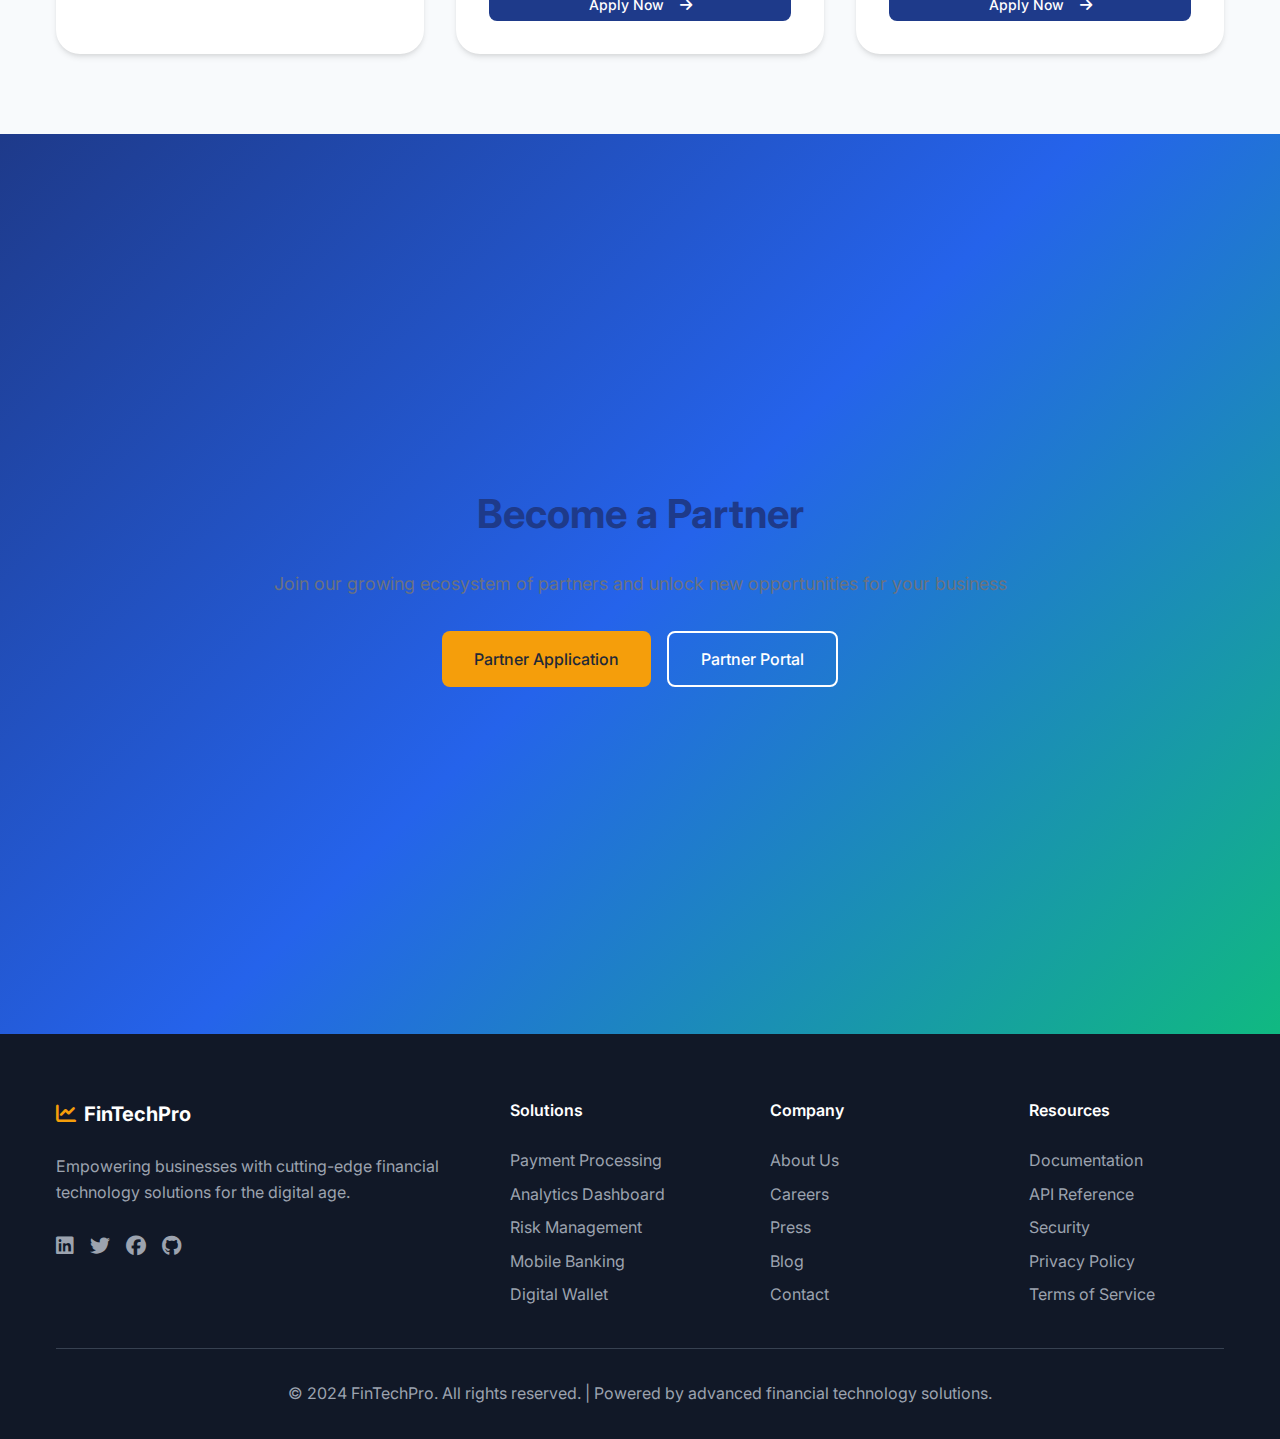
<file: FinTechPro/partners.html>
<!DOCTYPE html>
<html lang="en">
<head>
    <meta charset="UTF-8">
    <meta name="viewport" content="width=device-width, initial-scale=1.0">
    <title>Partners - FinTechPro | Global Partnership Network</title>
    <meta name="description" content="Explore FinTechPro's global partnership network spanning technology, financial services, and regulatory domains across 73 countries worldwide.">
    
    <!-- Fonts -->
    <link href="https://fonts.googleapis.com/css2?family=Inter:wght@300;400;500;600;700;800&display=swap" rel="stylesheet">
    
    <!-- Icons -->
    <link rel="stylesheet" href="https://cdnjs.cloudflare.com/ajax/libs/font-awesome/6.4.0/css/all.min.css">
    
    <!-- Styles -->
    <link rel="stylesheet" href="assets/css/main.css">
</head>
<body>
    <!-- Navigation -->
    <nav class="navbar" id="navbar">
        <div class="nav-container">
            <div class="nav-logo">
                <i class="fas fa-chart-line"></i>
                <span>FinTechPro</span>
            </div>
            
            <div class="nav-menu" id="nav-menu">
                <a href="index.html" class="nav-link">Home</a>
                <a href="about.html" class="nav-link">About</a>
                <a href="solutions.html" class="nav-link">Solutions</a>
                <a href="partners.html" class="nav-link active">Partners</a>
                <a href="contact.html" class="nav-link">Contact</a>
            </div>
            
            <div class="nav-actions">
                <button class="btn btn-outline" onclick="openModal('loginModal')">
                    <i class="fas fa-sign-in-alt"></i> Login
                </button>
                <button class="btn btn-primary" onclick="openModal('signupModal')">
                    <i class="fas fa-user-plus"></i> Sign Up
                </button>
                <button class="btn btn-secondary" onclick="openModal('joinModal')">
                    <i class="fas fa-handshake"></i> Join Us
                </button>
            </div>
            
            <div class="nav-toggle" id="nav-toggle">
                <i class="fas fa-bars"></i>
            </div>
        </div>
    </nav>

    <!-- Hero Section -->
    <section class="hero">
        <div class="container">
            <div class="section-header" style="color: white; margin-top: 4rem;">
                <h1 style="font-size: 3.5rem; margin-bottom: 1rem;">Our Global Partner Network</h1>
                <p style="font-size: 1.25rem; margin-bottom: 2rem;">Collaborating with industry leaders to deliver comprehensive financial technology solutions worldwide</p>
                <div style="display: grid; grid-template-columns: repeat(4, 1fr); gap: 2rem; max-width: 800px; margin: 0 auto;">
                    <div style="text-align: center;">
                        <div style="font-size: 2rem; font-weight: bold; color: var(--secondary);">430+</div>
                        <div style="opacity: 0.8;">Global Partners</div>
                    </div>
                    <div style="text-align: center;">
                        <div style="font-size: 2rem; font-weight: bold; color: var(--secondary);">73</div>
                        <div style="opacity: 0.8;">Countries</div>
                    </div>
                    <div style="text-align: center;">
                        <div style="font-size: 2rem; font-weight: bold; color: var(--secondary);">99%</div>
                        <div style="opacity: 0.8;">Partner Satisfaction</div>
                    </div>
                    <div style="text-align: center;">
                        <div style="font-size: 2rem; font-weight: bold; color: var(--secondary);">24/7</div>
                        <div style="opacity: 0.8;">Global Support</div>
                    </div>
                </div>
            </div>
        </div>
    </section>

    <!-- Partner Categories -->
    <section class="about">
        <div class="container">
            <div class="section-header">
                <h2>Partner Ecosystem</h2>
                <p>Our comprehensive partner network spans technology, financial services, and regulatory domains</p>
            </div>
            
            <div style="display: grid; grid-template-columns: repeat(3, 1fr); gap: 2rem; margin-bottom: 3rem;">
                <div class="solution-card fade-in" style="cursor: pointer; border: 2px solid var(--primary);" onclick="showPartnerCategory('technology')">
                    <div class="solution-icon primary">
                        <i class="fas fa-bolt"></i>
                    </div>
                    <h3>Technology Partners</h3>
                    <p>Leading tech companies that integrate with our platform</p>
                    <div style="text-align: center; margin-top: 1rem;">
                        <span style="background: var(--gray-100); padding: 0.25rem 0.75rem; border-radius: 1rem; font-size: 0.875rem;">4 Partners</span>
                    </div>
                </div>
                
                <div class="solution-card fade-in" style="cursor: pointer;" onclick="showPartnerCategory('financial')">
                    <div class="solution-icon secondary">
                        <i class="fas fa-building"></i>
                    </div>
                    <h3>Financial Partners</h3>
                    <p>Banks and financial institutions we collaborate with</p>
                    <div style="text-align: center; margin-top: 1rem;">
                        <span style="background: var(--gray-100); padding: 0.25rem 0.75rem; border-radius: 1rem; font-size: 0.875rem;">4 Partners</span>
                    </div>
                </div>
                
                <div class="solution-card fade-in" style="cursor: pointer;" onclick="showPartnerCategory('regulatory')">
                    <div class="solution-icon accent">
                        <i class="fas fa-shield-alt"></i>
                    </div>
                    <h3>Regulatory Partners</h3>
                    <p>Compliance and regulatory solution providers</p>
                    <div style="text-align: center; margin-top: 1rem;">
                        <span style="background: var(--gray-100); padding: 0.25rem 0.75rem; border-radius: 1rem; font-size: 0.875rem;">4 Partners</span>
                    </div>
                </div>
            </div>

            <!-- Selected Category Details -->
            <div class="fade-in" id="partnerDetails">
                <h3 style="text-align: center; font-size: 2rem; margin-bottom: 2rem;">Technology Partners</h3>
                <div style="display: grid; grid-template-columns: repeat(2, 1fr); gap: 2rem;" id="partnerGrid">
                    <!-- Partner cards will be populated by JavaScript -->
                </div>
            </div>
        </div>
    </section>

    <!-- Global Presence -->
    <section class="solutions">
        <div class="container">
            <div class="section-header">
                <h2>Global Reach</h2>
                <p>Our partner network spans across all major regions, ensuring local expertise and global capabilities</p>
            </div>
            
            <div style="display: grid; grid-template-columns: repeat(5, 1fr); gap: 1.5rem;">
                <div class="solution-card fade-in" style="text-align: center;">
                    <i class="fas fa-globe" style="font-size: 3rem; color: var(--primary); margin-bottom: 1rem;"></i>
                    <h4>North America</h4>
                    <div style="margin-top: 1rem;">
                        <div style="font-size: 1.5rem; font-weight: bold; color: var(--primary);">150</div>
                        <div style="font-size: 0.875rem; color: var(--text-light);">Partners</div>
                    </div>
                    <div style="margin-top: 0.5rem;">
                        <div style="font-size: 1.25rem; font-weight: 600;">3</div>
                        <div style="font-size: 0.875rem; color: var(--text-light);">Countries</div>
                    </div>
                </div>
                
                <div class="solution-card fade-in" style="text-align: center;">
                    <i class="fas fa-globe" style="font-size: 3rem; color: var(--primary); margin-bottom: 1rem;"></i>
                    <h4>Europe</h4>
                    <div style="margin-top: 1rem;">
                        <div style="font-size: 1.5rem; font-weight: bold; color: var(--primary);">120</div>
                        <div style="font-size: 0.875rem; color: var(--text-light);">Partners</div>
                    </div>
                    <div style="margin-top: 0.5rem;">
                        <div style="font-size: 1.25rem; font-weight: 600;">25</div>
                        <div style="font-size: 0.875rem; color: var(--text-light);">Countries</div>
                    </div>
                </div>
                
                <div class="solution-card fade-in" style="text-align: center;">
                    <i class="fas fa-globe" style="font-size: 3rem; color: var(--primary); margin-bottom: 1rem;"></i>
                    <h4>Asia Pacific</h4>
                    <div style="margin-top: 1rem;">
                        <div style="font-size: 1.5rem; font-weight: bold; color: var(--primary);">80</div>
                        <div style="font-size: 0.875rem; color: var(--text-light);">Partners</div>
                    </div>
                    <div style="margin-top: 0.5rem;">
                        <div style="font-size: 1.25rem; font-weight: 600;">15</div>
                        <div style="font-size: 0.875rem; color: var(--text-light);">Countries</div>
                    </div>
                </div>
                
                <div class="solution-card fade-in" style="text-align: center;">
                    <i class="fas fa-globe" style="font-size: 3rem; color: var(--primary); margin-bottom: 1rem;"></i>
                    <h4>Latin America</h4>
                    <div style="margin-top: 1rem;">
                        <div style="font-size: 1.5rem; font-weight: bold; color: var(--primary);">45</div>
                        <div style="font-size: 0.875rem; color: var(--text-light);">Partners</div>
                    </div>
                    <div style="margin-top: 0.5rem;">
                        <div style="font-size: 1.25rem; font-weight: 600;">12</div>
                        <div style="font-size: 0.875rem; color: var(--text-light);">Countries</div>
                    </div>
                </div>
                
                <div class="solution-card fade-in" style="text-align: center;">
                    <i class="fas fa-globe" style="font-size: 3rem; color: var(--primary); margin-bottom: 1rem;"></i>
                    <h4>MEA</h4>
                    <div style="margin-top: 1rem;">
                        <div style="font-size: 1.5rem; font-weight: bold; color: var(--primary);">35</div>
                        <div style="font-size: 0.875rem; color: var(--text-light);">Partners</div>
                    </div>
                    <div style="margin-top: 0.5rem;">
                        <div style="font-size: 1.25rem; font-weight: 600;">18</div>
                        <div style="font-size: 0.875rem; color: var(--text-light);">Countries</div>
                    </div>
                </div>
            </div>
        </div>
    </section>

    <!-- Success Stories -->
    <section class="about">
        <div class="container">
            <div class="section-header">
                <h2>Partnership Success Stories</h2>
                <p>Real results from our strategic partnerships that drive innovation and growth</p>
            </div>
            
            <div style="display: grid; grid-template-columns: repeat(3, 1fr); gap: 2rem;">
                <div class="solution-card fade-in">
                    <div style="display: flex; align-items: center; margin-bottom: 1rem;">
                        <i class="fas fa-award" style="color: var(--secondary); margin-right: 0.5rem;"></i>
                        <h4 style="margin: 0;">Microsoft Azure</h4>
                    </div>
                    <h5 style="font-size: 1.125rem; margin-bottom: 0.75rem;">Scaling Global Payment Processing</h5>
                    <p style="font-size: 0.9rem; color: var(--text-light); margin-bottom: 1rem;">Leveraged Azure's global infrastructure to process 10M+ transactions daily across 50+ countries.</p>
                    
                    <div style="background: rgba(245, 158, 11, 0.1); border-radius: 0.5rem; padding: 1rem; margin-bottom: 1rem;">
                        <div style="font-weight: 600; color: var(--secondary);">300% increase in transaction volume</div>
                    </div>
                    
                    <h6 style="font-weight: 600; margin-bottom: 0.5rem;">Key Metrics:</h6>
                    <div style="font-size: 0.875rem;">
                        <div style="display: flex; align-items: center; margin-bottom: 0.25rem;">
                            <i class="fas fa-trending-up" style="color: var(--accent); margin-right: 0.5rem; font-size: 1rem;"></i>
                            99.99% uptime
                        </div>
                        <div style="display: flex; align-items: center; margin-bottom: 0.25rem;">
                            <i class="fas fa-trending-up" style="color: var(--accent); margin-right: 0.5rem; font-size: 1rem;"></i>
                            10M+ daily transactions
                        </div>
                        <div style="display: flex; align-items: center;">
                            <i class="fas fa-trending-up" style="color: var(--accent); margin-right: 0.5rem; font-size: 1rem;"></i>
                            50+ countries
                        </div>
                    </div>
                </div>
                
                <div class="solution-card fade-in">
                    <div style="display: flex; align-items: center; margin-bottom: 1rem;">
                        <i class="fas fa-award" style="color: var(--secondary); margin-right: 0.5rem;"></i>
                        <h4 style="margin: 0;">JPMorgan Chase</h4>
                    </div>
                    <h5 style="font-size: 1.125rem; margin-bottom: 0.75rem;">Enterprise Banking Integration</h5>
                    <p style="font-size: 0.9rem; color: var(--text-light); margin-bottom: 1rem;">Integrated corporate banking services to provide seamless B2B payment solutions.</p>
                    
                    <div style="background: rgba(245, 158, 11, 0.1); border-radius: 0.5rem; padding: 1rem; margin-bottom: 1rem;">
                        <div style="font-weight: 600; color: var(--secondary);">$5B+ in processed transactions</div>
                    </div>
                    
                    <h6 style="font-weight: 600; margin-bottom: 0.5rem;">Key Metrics:</h6>
                    <div style="font-size: 0.875rem;">
                        <div style="display: flex; align-items: center; margin-bottom: 0.25rem;">
                            <i class="fas fa-trending-up" style="color: var(--accent); margin-right: 0.5rem; font-size: 1rem;"></i>
                            $5B+ processed
                        </div>
                        <div style="display: flex; align-items: center; margin-bottom: 0.25rem;">
                            <i class="fas fa-trending-up" style="color: var(--accent); margin-right: 0.5rem; font-size: 1rem;"></i>
                            500+ enterprise clients
                        </div>
                        <div style="display: flex; align-items: center;">
                            <i class="fas fa-trending-up" style="color: var(--accent); margin-right: 0.5rem; font-size: 1rem;"></i>
                            15 countries
                        </div>
                    </div>
                </div>
                
                <div class="solution-card fade-in">
                    <div style="display: flex; align-items: center; margin-bottom: 1rem;">
                        <i class="fas fa-award" style="color: var(--secondary); margin-right: 0.5rem;"></i>
                        <h4 style="margin: 0;">Salesforce</h4>
                    </div>
                    <h5 style="font-size: 1.125rem; margin-bottom: 0.75rem;">Customer Experience Transformation</h5>
                    <p style="font-size: 0.9rem; color: var(--text-light); margin-bottom: 1rem;">Enhanced customer onboarding and support through integrated CRM solutions.</p>
                    
                    <div style="background: rgba(245, 158, 11, 0.1); border-radius: 0.5rem; padding: 1rem; margin-bottom: 1rem;">
                        <div style="font-weight: 600; color: var(--secondary);">40% improvement in customer satisfaction</div>
                    </div>
                    
                    <h6 style="font-weight: 600; margin-bottom: 0.5rem;">Key Metrics:</h6>
                    <div style="font-size: 0.875rem;">
                        <div style="display: flex; align-items: center; margin-bottom: 0.25rem;">
                            <i class="fas fa-trending-up" style="color: var(--accent); margin-right: 0.5rem; font-size: 1rem;"></i>
                            40% satisfaction increase
                        </div>
                        <div style="display: flex; align-items: center; margin-bottom: 0.25rem;">
                            <i class="fas fa-trending-up" style="color: var(--accent); margin-right: 0.5rem; font-size: 1rem;"></i>
                            50% faster onboarding
                        </div>
                        <div style="display: flex; align-items: center;">
                            <i class="fas fa-trending-up" style="color: var(--accent); margin-right: 0.5rem; font-size: 1rem;"></i>
                            24/7 support
                        </div>
                    </div>
                </div>
            </div>
        </div>
    </section>

    <!-- Partner Programs -->
    <section class="solutions">
        <div class="container">
            <div class="section-header">
                <h2>Partner Programs</h2>
                <p>Join our ecosystem and unlock new opportunities for growth and innovation</p>
            </div>
            
            <div style="display: grid; grid-template-columns: repeat(3, 1fr); gap: 2rem;">
                <div class="solution-card fade-in">
                    <div style="text-align: center;">
                        <div class="solution-icon primary">
                            <i class="fas fa-bolt"></i>
                        </div>
                        <h3>Technology Integration</h3>
                        <p>Join our technology partner ecosystem</p>
                    </div>
                    
                    <div style="margin: 1.5rem 0;">
                        <h5 style="font-weight: 600; margin-bottom: 0.75rem;">Benefits:</h5>
                        <div style="font-size: 0.875rem;">
                            <div style="display: flex; align-items: center; margin-bottom: 0.5rem;">
                                <i class="fas fa-check-circle" style="color: var(--accent); margin-right: 0.5rem;"></i>
                                Access to FinTechPro APIs
                            </div>
                            <div style="display: flex; align-items: center; margin-bottom: 0.5rem;">
                                <i class="fas fa-check-circle" style="color: var(--accent); margin-right: 0.5rem;"></i>
                                Co-marketing opportunities
                            </div>
                            <div style="display: flex; align-items: center; margin-bottom: 0.5rem;">
                                <i class="fas fa-check-circle" style="color: var(--accent); margin-right: 0.5rem;"></i>
                                Technical support and training
                            </div>
                            <div style="display: flex; align-items: center;">
                                <i class="fas fa-check-circle" style="color: var(--accent); margin-right: 0.5rem;"></i>
                                Revenue sharing models
                            </div>
                        </div>
                    </div>
                    
                    <div style="margin: 1.5rem 0;">
                        <h5 style="font-weight: 600; margin-bottom: 0.75rem;">Requirements:</h5>
                        <div style="font-size: 0.875rem;">
                            <div style="display: flex; align-items: center; margin-bottom: 0.5rem;">
                                <i class="fas fa-star" style="color: var(--secondary); margin-right: 0.5rem;"></i>
                                Proven technology solution
                            </div>
                            <div style="display: flex; align-items: center; margin-bottom: 0.5rem;">
                                <i class="fas fa-star" style="color: var(--secondary); margin-right: 0.5rem;"></i>
                                Security certifications
                            </div>
                            <div style="display: flex; align-items: center; margin-bottom: 0.5rem;">
                                <i class="fas fa-star" style="color: var(--secondary); margin-right: 0.5rem;"></i>
                                Dedicated integration team
                            </div>
                            <div style="display: flex; align-items: center;">
                                <i class="fas fa-star" style="color: var(--secondary); margin-right: 0.5rem;"></i>
                                Customer references
                            </div>
                        </div>
                    </div>
                    
                    <button class="btn btn-primary" style="width: 100%;">
                        Apply Now <i class="fas fa-arrow-right" style="margin-left: 0.5rem;"></i>
                    </button>
                </div>
                
                <div class="solution-card fade-in">
                    <div style="text-align: center;">
                        <div class="solution-icon secondary">
                            <i class="fas fa-users"></i>
                        </div>
                        <h3>Reseller Program</h3>
                        <p>Become an authorized FinTechPro reseller</p>
                    </div>
                    
                    <div style="margin: 1.5rem 0;">
                        <h5 style="font-weight: 600; margin-bottom: 0.75rem;">Benefits:</h5>
                        <div style="font-size: 0.875rem;">
                            <div style="display: flex; align-items: center; margin-bottom: 0.5rem;">
                                <i class="fas fa-check-circle" style="color: var(--accent); margin-right: 0.5rem;"></i>
                                Attractive commission structure
                            </div>
                            <div style="display: flex; align-items: center; margin-bottom: 0.5rem;">
                                <i class="fas fa-check-circle" style="color: var(--accent); margin-right: 0.5rem;"></i>
                                Sales training and certification
                            </div>
                            <div style="display: flex; align-items: center; margin-bottom: 0.5rem;">
                                <i class="fas fa-check-circle" style="color: var(--accent); margin-right: 0.5rem;"></i>
                                Marketing support materials
                            </div>
                            <div style="display: flex; align-items: center;">
                                <i class="fas fa-check-circle" style="color: var(--accent); margin-right: 0.5rem;"></i>
                                Lead sharing program
                            </div>
                        </div>
                    </div>
                    
                    <div style="margin: 1.5rem 0;">
                        <h5 style="font-weight: 600; margin-bottom: 0.75rem;">Requirements:</h5>
                        <div style="font-size: 0.875rem;">
                            <div style="display: flex; align-items: center; margin-bottom: 0.5rem;">
                                <i class="fas fa-star" style="color: var(--secondary); margin-right: 0.5rem;"></i>
                                Established client base
                            </div>
                            <div style="display: flex; align-items: center; margin-bottom: 0.5rem;">
                                <i class="fas fa-star" style="color: var(--secondary); margin-right: 0.5rem;"></i>
                                Sales track record
                            </div>
                            <div style="display: flex; align-items: center; margin-bottom: 0.5rem;">
                                <i class="fas fa-star" style="color: var(--secondary); margin-right: 0.5rem;"></i>
                                Market expertise
                            </div>
                            <div style="display: flex; align-items: center;">
                                <i class="fas fa-star" style="color: var(--secondary); margin-right: 0.5rem;"></i>
                                Dedicated sales team
                            </div>
                        </div>
                    </div>
                    
                    <button class="btn btn-primary" style="width: 100%;">
                        Apply Now <i class="fas fa-arrow-right" style="margin-left: 0.5rem;"></i>
                    </button>
                </div>
                
                <div class="solution-card fade-in">
                    <div style="text-align: center;">
                        <div class="solution-icon accent">
                            <i class="fas fa-bullseye"></i>
                        </div>
                        <h3>Solution Provider</h3>
                        <p>Build specialized solutions on our platform</p>
                    </div>
                    
                    <div style="margin: 1.5rem 0;">
                        <h5 style="font-weight: 600; margin-bottom: 0.75rem;">Benefits:</h5>
                        <div style="font-size: 0.875rem;">
                            <div style="display: flex; align-items: center; margin-bottom: 0.5rem;">
                                <i class="fas fa-check-circle" style="color: var(--accent); margin-right: 0.5rem;"></i>
                                Platform access and tools
                            </div>
                            <div style="display: flex; align-items: center; margin-bottom: 0.5rem;">
                                <i class="fas fa-check-circle" style="color: var(--accent); margin-right: 0.5rem;"></i>
                                Go-to-market support
                            </div>
                            <div style="display: flex; align-items: center; margin-bottom: 0.5rem;">
                                <i class="fas fa-check-circle" style="color: var(--accent); margin-right: 0.5rem;"></i>
                                Joint solution development
                            </div>
                            <div style="display: flex; align-items: center;">
                                <i class="fas fa-check-circle" style="color: var(--accent); margin-right: 0.5rem;"></i>
                                Priority technical support
                            </div>
                        </div>
                    </div>
                    
                    <div style="margin: 1.5rem 0;">
                        <h5 style="font-weight: 600; margin-bottom: 0.75rem;">Requirements:</h5>
                        <div style="font-size: 0.875rem;">
                            <div style="display: flex; align-items: center; margin-bottom: 0.5rem;">
                                <i class="fas fa-star" style="color: var(--secondary); margin-right: 0.5rem;"></i>
                                Industry specialization
                            </div>
                            <div style="display: flex; align-items: center; margin-bottom: 0.5rem;">
                                <i class="fas fa-star" style="color: var(--secondary); margin-right: 0.5rem;"></i>
                                Development capabilities
                            </div>
                            <div style="display: flex; align-items: center; margin-bottom: 0.5rem;">
                                <i class="fas fa-star" style="color: var(--secondary); margin-right: 0.5rem;"></i>
                                Implementation experience
                            </div>
                            <div style="display: flex; align-items: center;">
                                <i class="fas fa-star" style="color: var(--secondary); margin-right: 0.5rem;"></i>
                                Customer success focus
                            </div>
                        </div>
                    </div>
                    
                    <button class="btn btn-primary" style="width: 100%;">
                        Apply Now <i class="fas fa-arrow-right" style="margin-left: 0.5rem;"></i>
                    </button>
                </div>
            </div>
        </div>
    </section>

    <!-- CTA Section -->
    <section class="hero">
        <div class="container">
            <div class="section-header" style="color: white;">
                <h2>Become a Partner</h2>
                <p>Join our growing ecosystem of partners and unlock new opportunities for your business</p>
                <div style="display: flex; gap: 1rem; justify-content: center; flex-wrap: wrap; margin-top: 2rem;">
                    <button class="btn btn-secondary btn-large">
                        Partner Application
                    </button>
                    <button class="btn btn-outline-white btn-large">
                        Partner Portal
                    </button>
                </div>
            </div>
        </div>
    </section>

    <!-- Footer -->
    <footer class="footer">
        <div class="container">
            <div class="footer-content">
                <div class="footer-section">
                    <div class="footer-logo">
                        <i class="fas fa-chart-line"></i>
                        <span>FinTechPro</span>
                    </div>
                    <p>Empowering businesses with cutting-edge financial technology solutions for the digital age.</p>
                    <div class="social-links">
                        <a href="#"><i class="fab fa-linkedin"></i></a>
                        <a href="#"><i class="fab fa-twitter"></i></a>
                        <a href="#"><i class="fab fa-facebook"></i></a>
                        <a href="#"><i class="fab fa-github"></i></a>
                    </div>
                </div>
                
                <div class="footer-section">
                    <h4>Solutions</h4>
                    <ul>
                        <li><a href="solutions.html">Payment Processing</a></li>
                        <li><a href="solutions.html">Analytics Dashboard</a></li>
                        <li><a href="solutions.html">Risk Management</a></li>
                        <li><a href="solutions.html">Mobile Banking</a></li>
                        <li><a href="solutions.html">Digital Wallet</a></li>
                    </ul>
                </div>
                
                <div class="footer-section">
                    <h4>Company</h4>
                    <ul>
                        <li><a href="about.html">About Us</a></li>
                        <li><a href="#">Careers</a></li>
                        <li><a href="#">Press</a></li>
                        <li><a href="#">Blog</a></li>
                        <li><a href="contact.html">Contact</a></li>
                    </ul>
                </div>
                
                <div class="footer-section">
                    <h4>Resources</h4>
                    <ul>
                        <li><a href="#">Documentation</a></li>
                        <li><a href="#">API Reference</a></li>
                        <li><a href="#">Security</a></li>
                        <li><a href="#">Privacy Policy</a></li>
                        <li><a href="#">Terms of Service</a></li>
                    </ul>
                </div>
            </div>
            
            <div class="footer-bottom">
                <p>© 2024 FinTechPro. All rights reserved. | Powered by advanced financial technology solutions.</p>
            </div>
        </div>
    </footer>

    <!-- Modals (same as other pages) -->
    <div id="loginModal" class="modal">
        <div class="modal-content">
            <div class="modal-header">
                <h2>Welcome Back</h2>
                <span class="close" onclick="closeModal('loginModal')">&times;</span>
            </div>
            <form class="modal-form">
                <div class="form-group">
                    <label for="loginEmail">Email</label>
                    <input type="email" id="loginEmail" required>
                </div>
                <div class="form-group">
                    <label for="loginPassword">Password</label>
                    <input type="password" id="loginPassword" required>
                </div>
                <div class="form-options">
                    <label class="checkbox-label">
                        <input type="checkbox"> Remember me
                    </label>
                    <a href="#" class="forgot-password">Forgot password?</a>
                </div>
                <button type="submit" class="btn btn-primary btn-full">Sign In</button>
                <p class="modal-switch">Don't have an account? <a href="#" onclick="switchModal('loginModal', 'signupModal')">Sign up</a></p>
            </form>
        </div>
    </div>

    <div id="signupModal" class="modal">
        <div class="modal-content">
            <div class="modal-header">
                <h2>Create Account</h2>
                <span class="close" onclick="closeModal('signupModal')">&times;</span>
            </div>
            <form class="modal-form">
                <div class="form-row">
                    <div class="form-group">
                        <label for="signupFirstName">First Name</label>
                        <input type="text" id="signupFirstName" required>
                    </div>
                    <div class="form-group">
                        <label for="signupLastName">Last Name</label>
                        <input type="text" id="signupLastName" required>
                    </div>
                </div>
                <div class="form-group">
                    <label for="signupEmail">Email</label>
                    <input type="email" id="signupEmail" required>
                </div>
                <div class="form-group">
                    <label for="signupPassword">Password</label>
                    <input type="password" id="signupPassword" required>
                </div>
                <div class="form-group">
                    <label for="confirmPassword">Confirm Password</label>
                    <input type="password" id="confirmPassword" required>
                </div>
                <div class="form-options">
                    <label class="checkbox-label">
                        <input type="checkbox" required> I agree to the Terms of Service and Privacy Policy
                    </label>
                </div>
                <button type="submit" class="btn btn-primary btn-full">Create Account</button>
                <p class="modal-switch">Already have an account? <a href="#" onclick="switchModal('signupModal', 'loginModal')">Sign in</a></p>
            </form>
        </div>
    </div>

    <div id="joinModal" class="modal">
        <div class="modal-content">
            <div class="modal-header">
                <h2>Join Our Team</h2>
                <span class="close" onclick="closeModal('joinModal')">&times;</span>
            </div>
            <form class="modal-form">
                <div class="form-row">
                    <div class="form-group">
                        <label for="joinFirstName">First Name</label>
                        <input type="text" id="joinFirstName" required>
                    </div>
                    <div class="form-group">
                        <label for="joinLastName">Last Name</label>
                        <input type="text" id="joinLastName" required>
                    </div>
                </div>
                <div class="form-group">
                    <label for="joinEmail">Email</label>
                    <input type="email" id="joinEmail" required>
                </div>
                <div class="form-group">
                    <label for="position">Position of Interest</label>
                    <select id="position" required>
                        <option value="">Select a position</option>
                        <option value="Software Engineer">Software Engineer</option>
                        <option value="Product Manager">Product Manager</option>
                        <option value="Data Scientist">Data Scientist</option>
                        <option value="UX/UI Designer">UX/UI Designer</option>
                        <option value="Sales Executive">Sales Executive</option>
                        <option value="Marketing Specialist">Marketing Specialist</option>
                        <option value="Other">Other</option>
                    </select>
                </div>
                <div class="form-group">
                    <label for="experience">Years of Experience</label>
                    <select id="experience" required>
                        <option value="">Select experience level</option>
                        <option value="0-1 years">0-1 years</option>
                        <option value="2-3 years">2-3 years</option>
                        <option value="4-5 years">4-5 years</option>
                        <option value="6-10 years">6-10 years</option>
                        <option value="10+ years">10+ years</option>
                    </select>
                </div>
                <div class="form-group">
                    <label for="coverLetter">Cover Letter</label>
                    <textarea id="coverLetter" rows="4" placeholder="Tell us why you want to join our team..." required></textarea>
                </div>
                <div class="form-group">
                    <label for="resume">Resume</label>
                    <div class="file-upload">
                        <input type="file" id="resume" accept=".pdf,.doc,.docx">
                        <label for="resume" class="file-upload-label">
                            <i class="fas fa-cloud-upload-alt"></i>
                            Click to upload or drag and drop
                        </label>
                    </div>
                </div>
                <button type="submit" class="btn btn-secondary btn-full">
                    <i class="fas fa-paper-plane"></i> Submit Application
                </button>
            </form>
        </div>
    </div>

    <!-- Scripts -->
    <script src="assets/js/main.js"></script>
    <script>
        // Partner data
        const partnerData = {
            technology: {
                title: 'Technology Partners',
                partners: [
                    {
                        name: 'Microsoft',
                        logo: '🏢',
                        type: 'Cloud Infrastructure',
                        description: 'Azure cloud services and enterprise solutions integration',
                        benefits: ['Scalable cloud infrastructure', 'Enterprise security', 'AI/ML capabilities'],
                        partnerSince: '2019'
                    },
                    {
                        name: 'Amazon Web Services',
                        logo: '☁️',
                        type: 'Cloud Platform',
                        description: 'AWS cloud computing and financial services',
                        benefits: ['Global infrastructure', 'Compliance certifications', 'Financial data processing'],
                        partnerSince: '2018'
                    },
                    {
                        name: 'Google Cloud',
                        logo: '🔍',
                        type: 'AI & Analytics',
                        description: 'Machine learning and data analytics platform',
                        benefits: ['Advanced AI/ML', 'BigQuery analytics', 'Real-time processing'],
                        partnerSince: '2020'
                    },
                    {
                        name: 'Salesforce',
                        logo: '⚡',
                        type: 'CRM Integration',
                        description: 'Customer relationship management and sales automation',
                        benefits: ['360° customer view', 'Sales automation', 'Custom workflows'],
                        partnerSince: '2019'
                    }
                ]
            },
            financial: {
                title: 'Financial Partners',
                partners: [
                    {
                        name: 'JPMorgan Chase',
                        logo: '🏦',
                        type: 'Investment Banking',
                        description: 'Corporate banking and investment services partnership',
                        benefits: ['Corporate banking solutions', 'Investment services', 'Risk management'],
                        partnerSince: '2020'
                    },
                    {
                        name: 'Goldman Sachs',
                        logo: '💼',
                        type: 'Investment Services',
                        description: 'Wealth management and investment banking solutions',
                        benefits: ['Wealth management', 'Trading platforms', 'Research insights'],
                        partnerSince: '2021'
                    },
                    {
                        name: 'Visa',
                        logo: '💳',
                        type: 'Payment Networks',
                        description: 'Global payment processing and card services',
                        benefits: ['Global payment acceptance', 'Fraud protection', 'Real-time processing'],
                        partnerSince: '2018'
                    },
                    {
                        name: 'Mastercard',
                        logo: '🔄',
                        type: 'Payment Solutions',
                        description: 'Digital payment solutions and cybersecurity',
                        benefits: ['Digital payment solutions', 'Cybersecurity', 'Data analytics'],
                        partnerSince: '2019'
                    }
                ]
            },
            regulatory: {
                title: 'Regulatory Partners',
                partners: [
                    {
                        name: 'Thomson Reuters',
                        logo: '📊',
                        type: 'Regulatory Intelligence',
                        description: 'Compliance and regulatory intelligence solutions',
                        benefits: ['Regulatory updates', 'Compliance automation', 'Risk intelligence'],
                        partnerSince: '2020'
                    },
                    {
                        name: 'SWIFT',
                        logo: '🌐',
                        type: 'Financial Messaging',
                        description: 'Secure financial messaging and standards',
                        benefits: ['Secure messaging', 'Global standards', 'Cross-border payments'],
                        partnerSince: '2019'
                    },
                    {
                        name: 'KPMG',
                        logo: '🔍',
                        type: 'Audit & Advisory',
                        description: 'Audit, tax, and advisory services',
                        benefits: ['Compliance auditing', 'Risk assessment', 'Regulatory consulting'],
                        partnerSince: '2021'
                    },
                    {
                        name: 'Deloitte',
                        logo: '💡',
                        type: 'Consulting',
                        description: 'Financial services consulting and technology',
                        benefits: ['Strategic consulting', 'Digital transformation', 'Risk management'],
                        partnerSince: '2020'
                    }
                ]
            }
        };

        function showPartnerCategory(category) {
            const data = partnerData[category];
            
            // Update title
            document.querySelector('#partnerDetails h3').textContent = data.title;
            
            // Update partner grid
            const partnerGrid = document.getElementById('partnerGrid');
            partnerGrid.innerHTML = data.partners.map(partner => `
                <div class="solution-card">
                    <div style="display: flex; align-items: center; margin-bottom: 1rem;">
                        <div style="font-size: 2.5rem; margin-right: 1rem;">${partner.logo}</div>
                        <div>
                            <h4 style="margin: 0;">${partner.name}</h4>
                            <p style="color: var(--primary); font-weight: 600; margin: 0; font-size: 0.875rem;">${partner.type}</p>
                        </div>
                    </div>
                    <p style="color: var(--text-light); margin-bottom: 1rem;">${partner.description}</p>
                    
                    <div style="margin-bottom: 1rem;">
                        <h5 style="font-weight: 600; margin-bottom: 0.5rem;">Key Benefits:</h5>
                        <div style="font-size: 0.875rem;">
                            ${partner.benefits.map(benefit => `
                                <div style="display: flex; align-items: center; margin-bottom: 0.5rem;">
                                    <i class="fas fa-check-circle" style="color: var(--accent); margin-right: 0.5rem; font-size: 1rem;"></i>
                                    ${benefit}
                                </div>
                            `).join('')}
                        </div>
                    </div>
                    
                    <div style="display: flex; justify-content: space-between; align-items: center; padding-top: 1rem; border-top: 1px solid var(--gray-200);">
                        <span style="font-size: 0.875rem; color: var(--text-light);">Partner since ${partner.partnerSince}</span>
                        <span style="background: var(--gray-100); padding: 0.25rem 0.75rem; border-radius: 1rem; font-size: 0.75rem; border: 1px solid var(--gray-200);">Active</span>
                    </div>
                </div>
            `).join('');
            
            // Update category button styles
            const categoryCards = document.querySelectorAll('.solution-card[onclick*="showPartnerCategory"]');
            categoryCards.forEach(card => {
                card.style.border = '1px solid transparent';
            });
            
            // Highlight selected category
            const selectedCard = document.querySelector(`[onclick="showPartnerCategory('${category}')"]`);
            if (selectedCard) {
                selectedCard.style.border = '2px solid var(--primary)';
            }
        }

        // Initialize with technology partners
        document.addEventListener('DOMContentLoaded', function() {
            showPartnerCategory('technology');
        });
    </script>
</body>
</html>
</file>
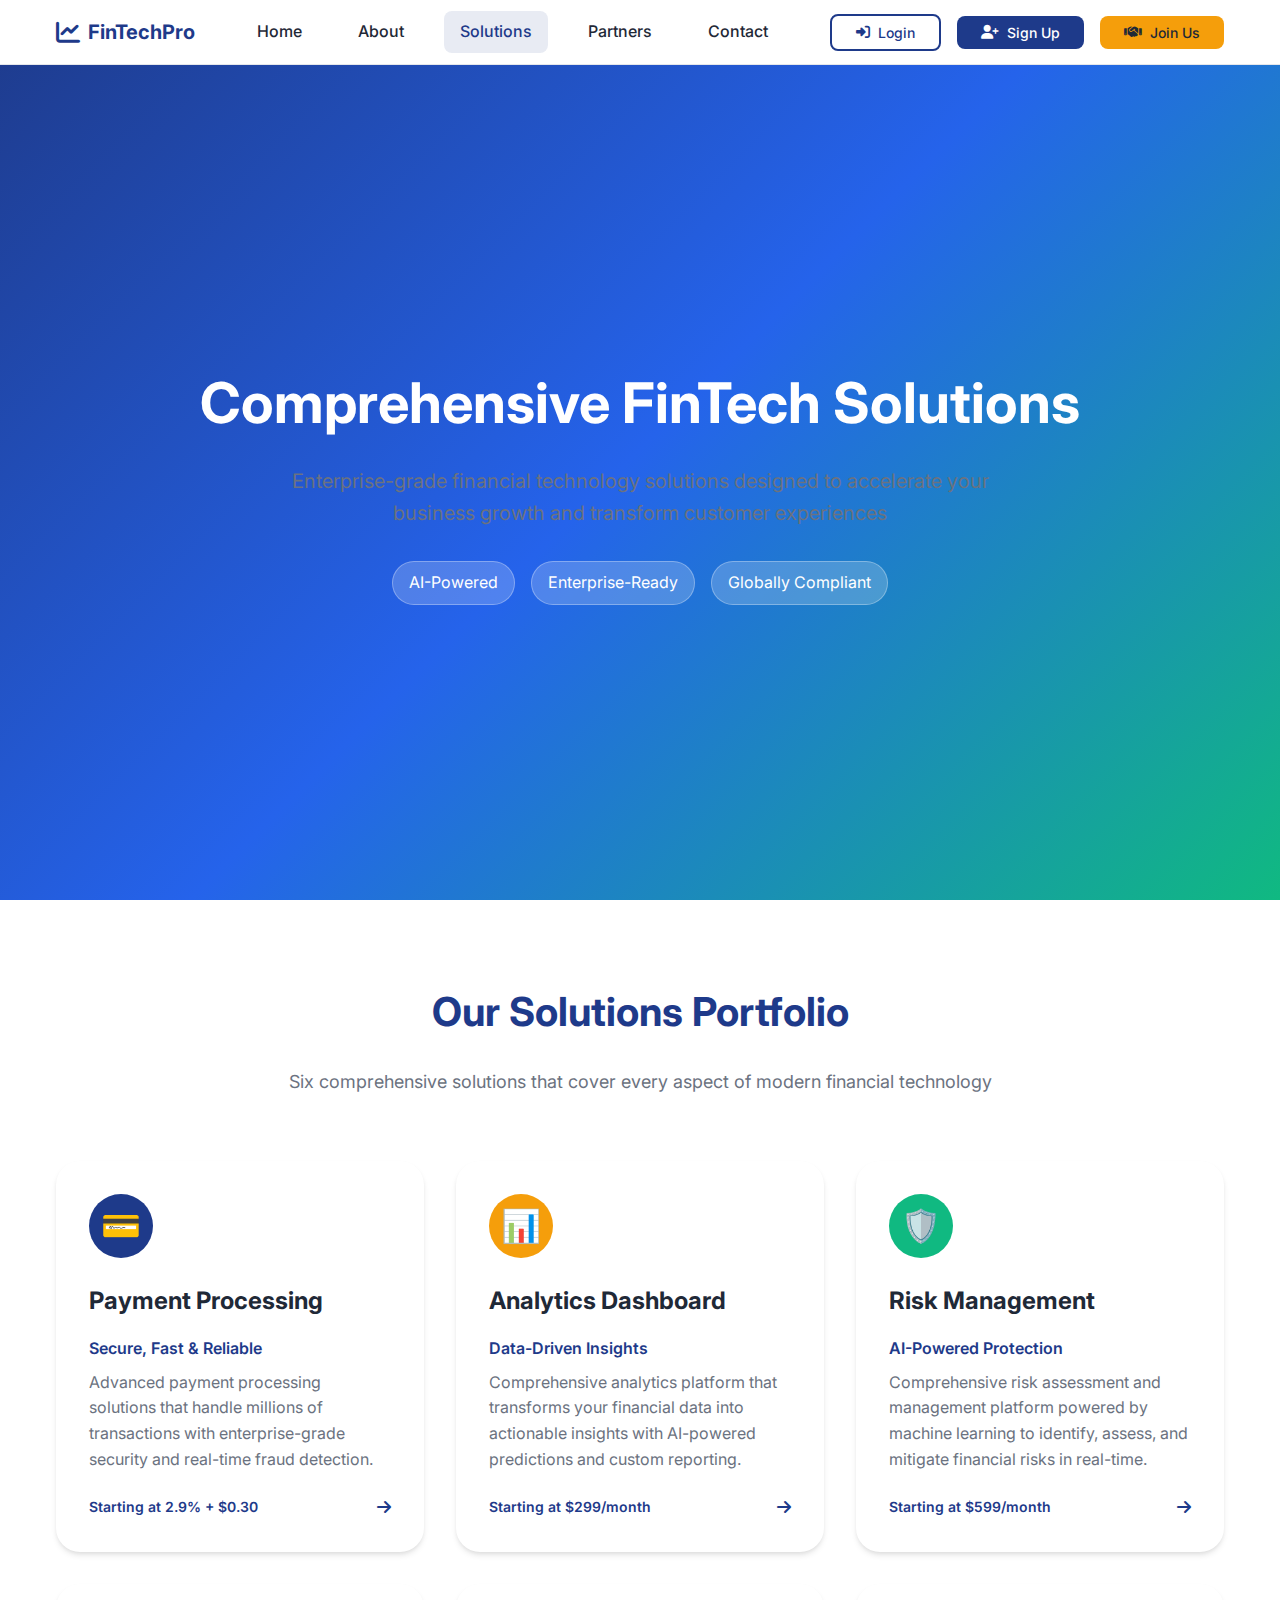
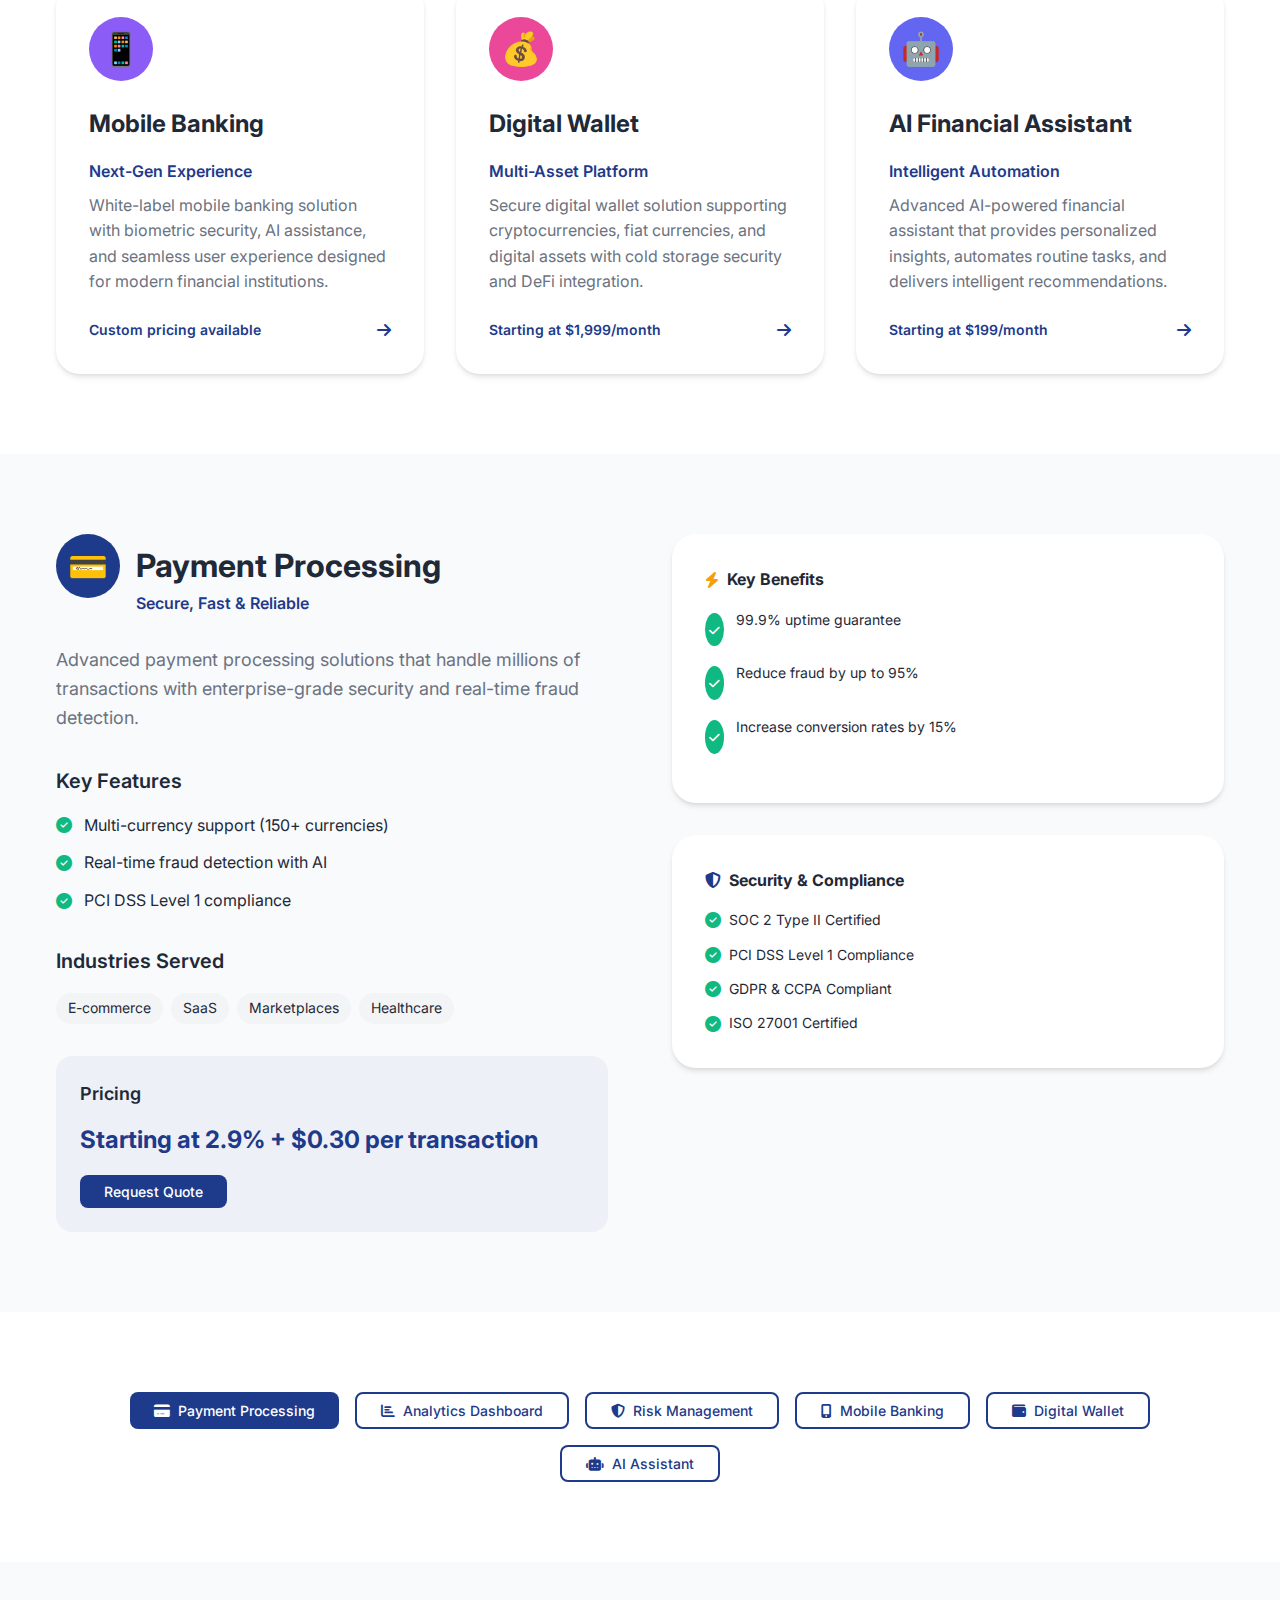
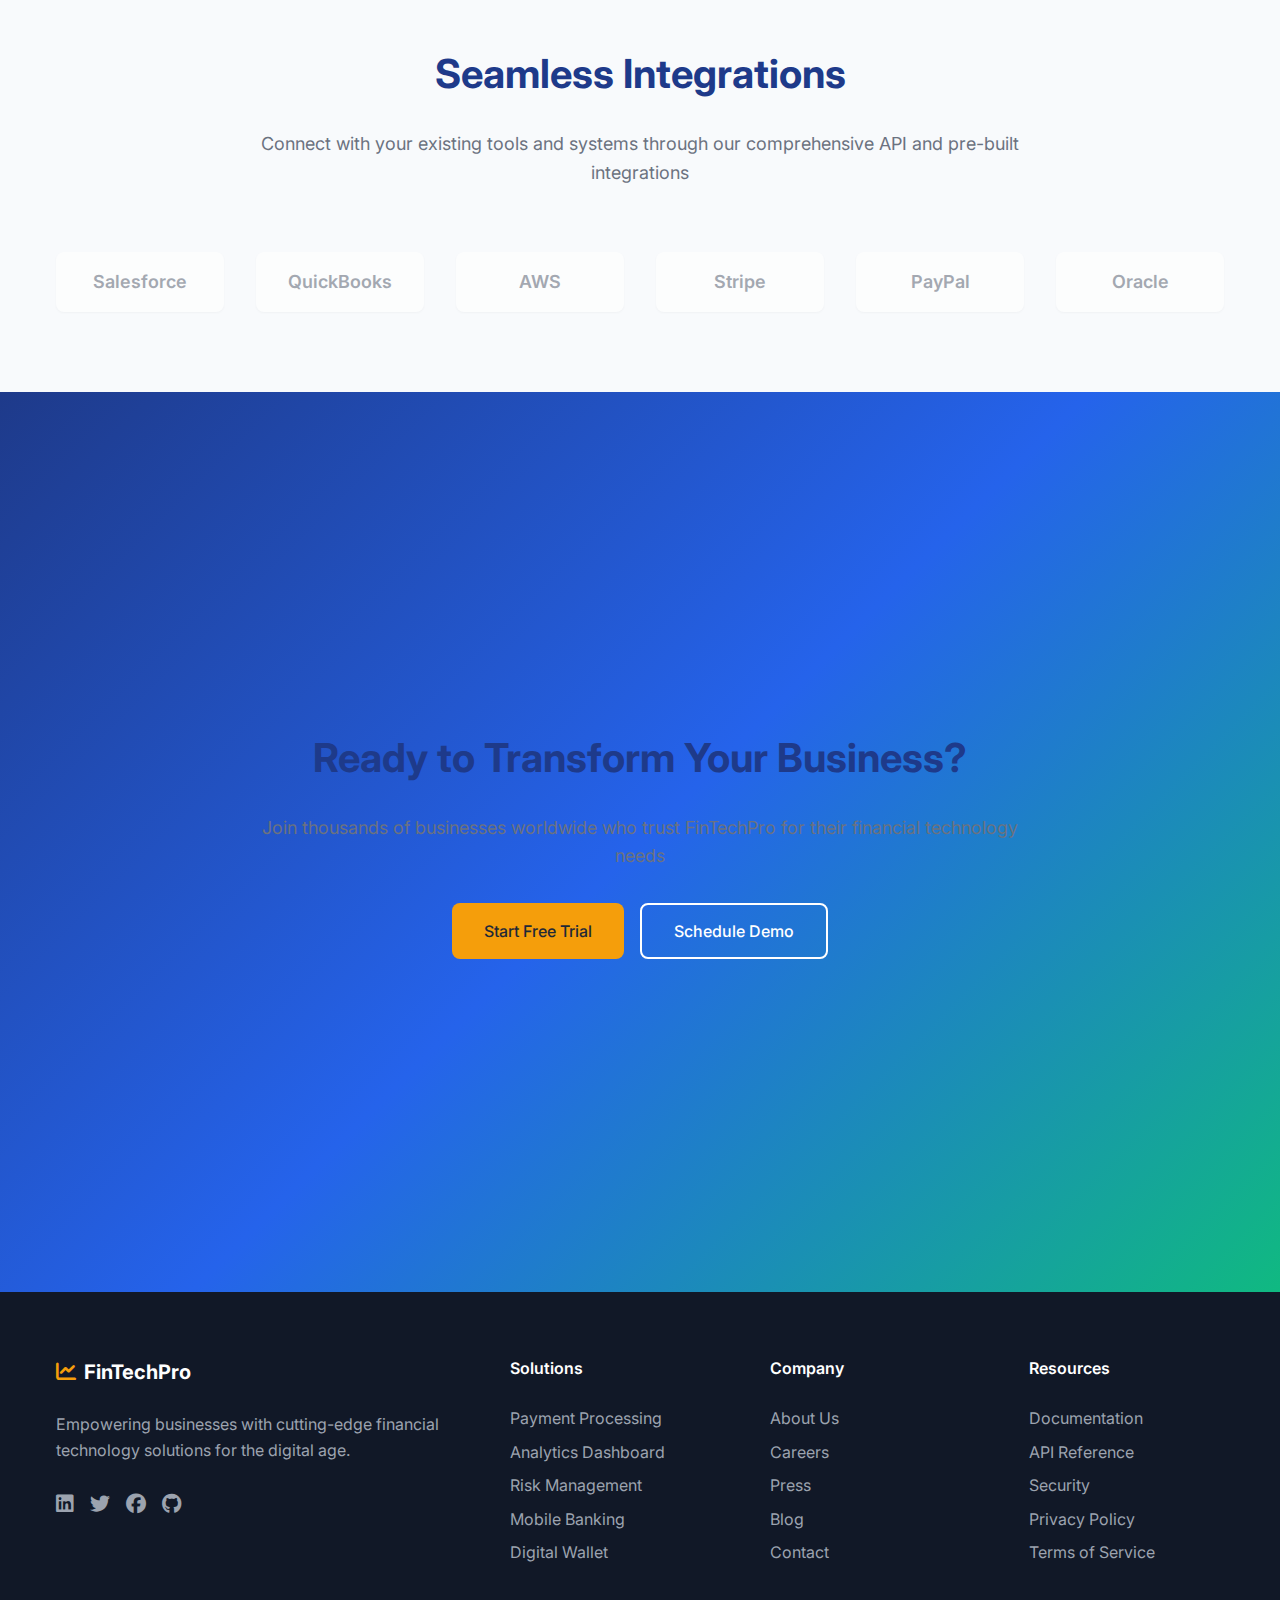
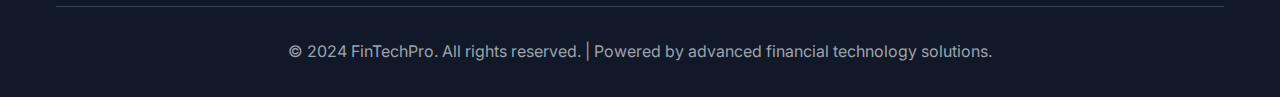
<file: FinTechPro/solutions.html>
<!DOCTYPE html>
<html lang="en">
<head>
    <meta charset="UTF-8">
    <meta name="viewport" content="width=device-width, initial-scale=1.0">
    <title>Solutions - FinTechPro | Comprehensive Financial Technology Services</title>
    <meta name="description" content="Explore FinTechPro's comprehensive suite of financial technology solutions including payment processing, analytics, risk management, mobile banking, and AI-powered tools.">
    
    <!-- Fonts -->
    <link href="https://fonts.googleapis.com/css2?family=Inter:wght@300;400;500;600;700;800&display=swap" rel="stylesheet">
    
    <!-- Icons -->
    <link rel="stylesheet" href="https://cdnjs.cloudflare.com/ajax/libs/font-awesome/6.4.0/css/all.min.css">
    
    <!-- Styles -->
    <link rel="stylesheet" href="assets/css/main.css">
</head>
<body>
    <!-- Navigation -->
    <nav class="navbar" id="navbar">
        <div class="nav-container">
            <div class="nav-logo">
                <i class="fas fa-chart-line"></i>
                <span>FinTechPro</span>
            </div>
            
            <div class="nav-menu" id="nav-menu">
                <a href="index.html" class="nav-link">Home</a>
                <a href="about.html" class="nav-link">About</a>
                <a href="solutions.html" class="nav-link active">Solutions</a>
                <a href="partners.html" class="nav-link">Partners</a>
                <a href="contact.html" class="nav-link">Contact</a>
            </div>
            
            <div class="nav-actions">
                <button class="btn btn-outline" onclick="openModal('loginModal')">
                    <i class="fas fa-sign-in-alt"></i> Login
                </button>
                <button class="btn btn-primary" onclick="openModal('signupModal')">
                    <i class="fas fa-user-plus"></i> Sign Up
                </button>
                <button class="btn btn-secondary" onclick="openModal('joinModal')">
                    <i class="fas fa-handshake"></i> Join Us
                </button>
            </div>
            
            <div class="nav-toggle" id="nav-toggle">
                <i class="fas fa-bars"></i>
            </div>
        </div>
    </nav>

    <!-- Hero Section -->
    <section class="hero">
        <div class="container">
            <div class="section-header" style="color: white; margin-top: 4rem;">
                <h1 style="font-size: 3.5rem; margin-bottom: 1rem;">Comprehensive FinTech Solutions</h1>
                <p style="font-size: 1.25rem; margin-bottom: 2rem;">Enterprise-grade financial technology solutions designed to accelerate your business growth and transform customer experiences</p>
                <div style="display: flex; gap: 1rem; justify-content: center; flex-wrap: wrap;">
                    <span style="background: rgba(255,255,255,0.2); color: white; padding: 0.5rem 1rem; border-radius: 2rem; border: 1px solid rgba(255,255,255,0.3);">AI-Powered</span>
                    <span style="background: rgba(255,255,255,0.2); color: white; padding: 0.5rem 1rem; border-radius: 2rem; border: 1px solid rgba(255,255,255,0.3);">Enterprise-Ready</span>
                    <span style="background: rgba(255,255,255,0.2); color: white; padding: 0.5rem 1rem; border-radius: 2rem; border: 1px solid rgba(255,255,255,0.3);">Globally Compliant</span>
                </div>
            </div>
        </div>
    </section>

    <!-- Solutions Overview -->
    <section class="about">
        <div class="container">
            <div class="section-header">
                <h2>Our Solutions Portfolio</h2>
                <p>Six comprehensive solutions that cover every aspect of modern financial technology</p>
            </div>
            
            <div class="solutions-grid">
                <div class="solution-card fade-in" onclick="showSolutionDetails('payment')">
                    <div class="solution-icon primary">💳</div>
                    <h3>Payment Processing</h3>
                    <p style="color: var(--primary); font-weight: 600; margin-bottom: 0.5rem;">Secure, Fast & Reliable</p>
                    <p>Advanced payment processing solutions that handle millions of transactions with enterprise-grade security and real-time fraud detection.</p>
                    <div style="display: flex; justify-content: space-between; align-items: center; margin-top: 1rem;">
                        <span style="font-size: 0.875rem; font-weight: 600; color: var(--primary);">Starting at 2.9% + $0.30</span>
                        <i class="fas fa-arrow-right" style="color: var(--primary);"></i>
                    </div>
                </div>
                
                <div class="solution-card fade-in" onclick="showSolutionDetails('analytics')">
                    <div class="solution-icon secondary">📊</div>
                    <h3>Analytics Dashboard</h3>
                    <p style="color: var(--primary); font-weight: 600; margin-bottom: 0.5rem;">Data-Driven Insights</p>
                    <p>Comprehensive analytics platform that transforms your financial data into actionable insights with AI-powered predictions and custom reporting.</p>
                    <div style="display: flex; justify-content: space-between; align-items: center; margin-top: 1rem;">
                        <span style="font-size: 0.875rem; font-weight: 600; color: var(--primary);">Starting at $299/month</span>
                        <i class="fas fa-arrow-right" style="color: var(--primary);"></i>
                    </div>
                </div>
                
                <div class="solution-card fade-in" onclick="showSolutionDetails('risk')">
                    <div class="solution-icon accent">🛡️</div>
                    <h3>Risk Management</h3>
                    <p style="color: var(--primary); font-weight: 600; margin-bottom: 0.5rem;">AI-Powered Protection</p>
                    <p>Comprehensive risk assessment and management platform powered by machine learning to identify, assess, and mitigate financial risks in real-time.</p>
                    <div style="display: flex; justify-content: space-between; align-items: center; margin-top: 1rem;">
                        <span style="font-size: 0.875rem; font-weight: 600; color: var(--primary);">Starting at $599/month</span>
                        <i class="fas fa-arrow-right" style="color: var(--primary);"></i>
                    </div>
                </div>
                
                <div class="solution-card fade-in" onclick="showSolutionDetails('mobile')">
                    <div class="solution-icon purple">📱</div>
                    <h3>Mobile Banking</h3>
                    <p style="color: var(--primary); font-weight: 600; margin-bottom: 0.5rem;">Next-Gen Experience</p>
                    <p>White-label mobile banking solution with biometric security, AI assistance, and seamless user experience designed for modern financial institutions.</p>
                    <div style="display: flex; justify-content: space-between; align-items: center; margin-top: 1rem;">
                        <span style="font-size: 0.875rem; font-weight: 600; color: var(--primary);">Custom pricing available</span>
                        <i class="fas fa-arrow-right" style="color: var(--primary);"></i>
                    </div>
                </div>
                
                <div class="solution-card fade-in" onclick="showSolutionDetails('wallet')">
                    <div class="solution-icon pink">💰</div>
                    <h3>Digital Wallet</h3>
                    <p style="color: var(--primary); font-weight: 600; margin-bottom: 0.5rem;">Multi-Asset Platform</p>
                    <p>Secure digital wallet solution supporting cryptocurrencies, fiat currencies, and digital assets with cold storage security and DeFi integration.</p>
                    <div style="display: flex; justify-content: space-between; align-items: center; margin-top: 1rem;">
                        <span style="font-size: 0.875rem; font-weight: 600; color: var(--primary);">Starting at $1,999/month</span>
                        <i class="fas fa-arrow-right" style="color: var(--primary);"></i>
                    </div>
                </div>
                
                <div class="solution-card fade-in" onclick="showSolutionDetails('ai')">
                    <div class="solution-icon indigo">🤖</div>
                    <h3>AI Financial Assistant</h3>
                    <p style="color: var(--primary); font-weight: 600; margin-bottom: 0.5rem;">Intelligent Automation</p>
                    <p>Advanced AI-powered financial assistant that provides personalized insights, automates routine tasks, and delivers intelligent recommendations.</p>
                    <div style="display: flex; justify-content: space-between; align-items: center; margin-top: 1rem;">
                        <span style="font-size: 0.875rem; font-weight: 600; color: var(--primary);">Starting at $199/month</span>
                        <i class="fas fa-arrow-right" style="color: var(--primary);"></i>
                    </div>
                </div>
            </div>
        </div>
    </section>

    <!-- Detailed Solution View -->
    <section class="solutions" id="solutionDetails">
        <div class="container">
            <div style="display: grid; grid-template-columns: 1fr 1fr; gap: 4rem; align-items: start;">
                <div class="fade-in">
                    <div style="display: flex; align-items: center; margin-bottom: 1.5rem;" id="solutionHeader">
                        <div class="solution-icon primary" style="margin-right: 1rem;">
                            💳
                        </div>
                        <div>
                            <h3 style="font-size: 2rem; margin: 0;">Payment Processing</h3>
                            <p style="color: var(--primary); font-weight: 600; margin: 0;">Secure, Fast & Reliable</p>
                        </div>
                    </div>
                    
                    <p style="font-size: 1.125rem; color: var(--text-light); margin-bottom: 2rem;" id="solutionDescription">
                        Advanced payment processing solutions that handle millions of transactions with enterprise-grade security and real-time fraud detection.
                    </p>

                    <div style="margin-bottom: 2rem;">
                        <h4 style="font-size: 1.25rem; font-weight: 600; margin-bottom: 1rem;">Key Features</h4>
                        <div id="solutionFeatures">
                            <div style="display: flex; align-items: center; margin-bottom: 0.75rem;">
                                <i class="fas fa-check-circle" style="color: var(--accent); margin-right: 0.75rem;"></i>
                                <span>Multi-currency support (150+ currencies)</span>
                            </div>
                            <div style="display: flex; align-items: center; margin-bottom: 0.75rem;">
                                <i class="fas fa-check-circle" style="color: var(--accent); margin-right: 0.75rem;"></i>
                                <span>Real-time fraud detection with AI</span>
                            </div>
                            <div style="display: flex; align-items: center; margin-bottom: 0.75rem;">
                                <i class="fas fa-check-circle" style="color: var(--accent); margin-right: 0.75rem;"></i>
                                <span>PCI DSS Level 1 compliance</span>
                            </div>
                        </div>
                    </div>

                    <div style="margin-bottom: 2rem;">
                        <h4 style="font-size: 1.25rem; font-weight: 600; margin-bottom: 1rem;">Industries Served</h4>
                        <div style="display: flex; flex-wrap: wrap; gap: 0.5rem;" id="solutionIndustries">
                            <span style="background: var(--gray-100); padding: 0.25rem 0.75rem; border-radius: 1rem; font-size: 0.875rem;">E-commerce</span>
                            <span style="background: var(--gray-100); padding: 0.25rem 0.75rem; border-radius: 1rem; font-size: 0.875rem;">SaaS</span>
                            <span style="background: var(--gray-100); padding: 0.25rem 0.75rem; border-radius: 1rem; font-size: 0.875rem;">Marketplaces</span>
                            <span style="background: var(--gray-100); padding: 0.25rem 0.75rem; border-radius: 1rem; font-size: 0.875rem;">Healthcare</span>
                        </div>
                    </div>

                    <div style="background: rgba(30, 58, 138, 0.05); border-radius: 1rem; padding: 1.5rem;">
                        <h4 style="font-size: 1.125rem; font-weight: 600; margin-bottom: 0.75rem;">Pricing</h4>
                        <p style="font-size: 1.5rem; font-weight: bold; color: var(--primary); margin-bottom: 1rem;" id="solutionPricing">Starting at 2.9% + $0.30 per transaction</p>
                        <button class="btn btn-primary">Request Quote</button>
                    </div>
                </div>

                <div class="fade-in">
                    <div class="solution-card" style="margin-bottom: 2rem;">
                        <div style="display: flex; align-items: center; margin-bottom: 1rem;">
                            <i class="fas fa-bolt" style="color: var(--secondary); margin-right: 0.5rem;"></i>
                            <h4 style="margin: 0;">Key Benefits</h4>
                        </div>
                        <div id="solutionBenefits">
                            <div style="display: flex; align-items: start; margin-bottom: 1rem;">
                                <div style="background: var(--accent); color: white; border-radius: 50%; padding: 0.25rem; margin-right: 0.75rem; margin-top: 0.25rem;">
                                    <i class="fas fa-check" style="font-size: 0.75rem;"></i>
                                </div>
                                <span style="font-size: 0.875rem;">99.9% uptime guarantee</span>
                            </div>
                            <div style="display: flex; align-items: start; margin-bottom: 1rem;">
                                <div style="background: var(--accent); color: white; border-radius: 50%; padding: 0.25rem; margin-right: 0.75rem; margin-top: 0.25rem;">
                                    <i class="fas fa-check" style="font-size: 0.75rem;"></i>
                                </div>
                                <span style="font-size: 0.875rem;">Reduce fraud by up to 95%</span>
                            </div>
                            <div style="display: flex; align-items: start; margin-bottom: 1rem;">
                                <div style="background: var(--accent); color: white; border-radius: 50%; padding: 0.25rem; margin-right: 0.75rem; margin-top: 0.25rem;">
                                    <i class="fas fa-check" style="font-size: 0.75rem;"></i>
                                </div>
                                <span style="font-size: 0.875rem;">Increase conversion rates by 15%</span>
                            </div>
                        </div>
                    </div>

                    <div class="solution-card">
                        <div style="display: flex; align-items: center; margin-bottom: 1rem;">
                            <i class="fas fa-shield-alt" style="color: var(--primary); margin-right: 0.5rem;"></i>
                            <h4 style="margin: 0;">Security & Compliance</h4>
                        </div>
                        <div>
                            <div style="display: flex; align-items: center; margin-bottom: 0.75rem;">
                                <i class="fas fa-check-circle" style="color: var(--accent); margin-right: 0.5rem; font-size: 1rem;"></i>
                                <span style="font-size: 0.875rem;">SOC 2 Type II Certified</span>
                            </div>
                            <div style="display: flex; align-items: center; margin-bottom: 0.75rem;">
                                <i class="fas fa-check-circle" style="color: var(--accent); margin-right: 0.5rem; font-size: 1rem;"></i>
                                <span style="font-size: 0.875rem;">PCI DSS Level 1 Compliance</span>
                            </div>
                            <div style="display: flex; align-items: center; margin-bottom: 0.75rem;">
                                <i class="fas fa-check-circle" style="color: var(--accent); margin-right: 0.5rem; font-size: 1rem;"></i>
                                <span style="font-size: 0.875rem;">GDPR & CCPA Compliant</span>
                            </div>
                            <div style="display: flex; align-items: center;">
                                <i class="fas fa-check-circle" style="color: var(--accent); margin-right: 0.5rem; font-size: 1rem;"></i>
                                <span style="font-size: 0.875rem;">ISO 27001 Certified</span>
                            </div>
                        </div>
                    </div>
                </div>
            </div>
        </div>
    </section>

    <!-- Solution Selector -->
    <section class="about">
        <div class="container">
            <div style="display: flex; flex-wrap: wrap; justify-content: center; gap: 1rem;">
                <button class="btn btn-primary" onclick="showSolutionDetails('payment')">
                    <i class="fas fa-credit-card"></i> Payment Processing
                </button>
                <button class="btn btn-outline" onclick="showSolutionDetails('analytics')">
                    <i class="fas fa-chart-bar"></i> Analytics Dashboard
                </button>
                <button class="btn btn-outline" onclick="showSolutionDetails('risk')">
                    <i class="fas fa-shield-alt"></i> Risk Management
                </button>
                <button class="btn btn-outline" onclick="showSolutionDetails('mobile')">
                    <i class="fas fa-mobile-alt"></i> Mobile Banking
                </button>
                <button class="btn btn-outline" onclick="showSolutionDetails('wallet')">
                    <i class="fas fa-wallet"></i> Digital Wallet
                </button>
                <button class="btn btn-outline" onclick="showSolutionDetails('ai')">
                    <i class="fas fa-robot"></i> AI Assistant
                </button>
            </div>
        </div>
    </section>

    <!-- Integration Section -->
    <section class="solutions">
        <div class="container">
            <div class="section-header">
                <h2>Seamless Integrations</h2>
                <p>Connect with your existing tools and systems through our comprehensive API and pre-built integrations</p>
            </div>
            
            <div style="display: grid; grid-template-columns: repeat(auto-fit, minmax(150px, 1fr)); gap: 2rem;">
                <div style="text-align: center; opacity: 0.6; transition: opacity 0.3s;" class="fade-in" onmouseover="this.style.opacity='1'" onmouseout="this.style.opacity='0.6'">
                    <div style="background: white; border-radius: 0.5rem; padding: 1rem; box-shadow: var(--shadow-sm);">
                        <div style="font-size: 1.125rem; font-weight: 600; color: var(--text-light);">Salesforce</div>
                    </div>
                </div>
                <div style="text-align: center; opacity: 0.6; transition: opacity 0.3s;" class="fade-in" onmouseover="this.style.opacity='1'" onmouseout="this.style.opacity='0.6'">
                    <div style="background: white; border-radius: 0.5rem; padding: 1rem; box-shadow: var(--shadow-sm);">
                        <div style="font-size: 1.125rem; font-weight: 600; color: var(--text-light);">QuickBooks</div>
                    </div>
                </div>
                <div style="text-align: center; opacity: 0.6; transition: opacity 0.3s;" class="fade-in" onmouseover="this.style.opacity='1'" onmouseout="this.style.opacity='0.6'">
                    <div style="background: white; border-radius: 0.5rem; padding: 1rem; box-shadow: var(--shadow-sm);">
                        <div style="font-size: 1.125rem; font-weight: 600; color: var(--text-light);">AWS</div>
                    </div>
                </div>
                <div style="text-align: center; opacity: 0.6; transition: opacity 0.3s;" class="fade-in" onmouseover="this.style.opacity='1'" onmouseout="this.style.opacity='0.6'">
                    <div style="background: white; border-radius: 0.5rem; padding: 1rem; box-shadow: var(--shadow-sm);">
                        <div style="font-size: 1.125rem; font-weight: 600; color: var(--text-light);">Stripe</div>
                    </div>
                </div>
                <div style="text-align: center; opacity: 0.6; transition: opacity 0.3s;" class="fade-in" onmouseover="this.style.opacity='1'" onmouseout="this.style.opacity='0.6'">
                    <div style="background: white; border-radius: 0.5rem; padding: 1rem; box-shadow: var(--shadow-sm);">
                        <div style="font-size: 1.125rem; font-weight: 600; color: var(--text-light);">PayPal</div>
                    </div>
                </div>
                <div style="text-align: center; opacity: 0.6; transition: opacity 0.3s;" class="fade-in" onmouseover="this.style.opacity='1'" onmouseout="this.style.opacity='0.6'">
                    <div style="background: white; border-radius: 0.5rem; padding: 1rem; box-shadow: var(--shadow-sm);">
                        <div style="font-size: 1.125rem; font-weight: 600; color: var(--text-light);">Oracle</div>
                    </div>
                </div>
            </div>
        </div>
    </section>

    <!-- CTA Section -->
    <section class="hero">
        <div class="container">
            <div class="section-header" style="color: white;">
                <h2>Ready to Transform Your Business?</h2>
                <p>Join thousands of businesses worldwide who trust FinTechPro for their financial technology needs</p>
                <div style="display: flex; gap: 1rem; justify-content: center; flex-wrap: wrap; margin-top: 2rem;">
                    <button class="btn btn-secondary btn-large" onclick="openModal('signupModal')">
                        Start Free Trial
                    </button>
                    <button class="btn btn-outline-white btn-large">
                        Schedule Demo
                    </button>
                </div>
            </div>
        </div>
    </section>

    <!-- Footer -->
    <footer class="footer">
        <div class="container">
            <div class="footer-content">
                <div class="footer-section">
                    <div class="footer-logo">
                        <i class="fas fa-chart-line"></i>
                        <span>FinTechPro</span>
                    </div>
                    <p>Empowering businesses with cutting-edge financial technology solutions for the digital age.</p>
                    <div class="social-links">
                        <a href="#"><i class="fab fa-linkedin"></i></a>
                        <a href="#"><i class="fab fa-twitter"></i></a>
                        <a href="#"><i class="fab fa-facebook"></i></a>
                        <a href="#"><i class="fab fa-github"></i></a>
                    </div>
                </div>
                
                <div class="footer-section">
                    <h4>Solutions</h4>
                    <ul>
                        <li><a href="solutions.html">Payment Processing</a></li>
                        <li><a href="solutions.html">Analytics Dashboard</a></li>
                        <li><a href="solutions.html">Risk Management</a></li>
                        <li><a href="solutions.html">Mobile Banking</a></li>
                        <li><a href="solutions.html">Digital Wallet</a></li>
                    </ul>
                </div>
                
                <div class="footer-section">
                    <h4>Company</h4>
                    <ul>
                        <li><a href="about.html">About Us</a></li>
                        <li><a href="#">Careers</a></li>
                        <li><a href="#">Press</a></li>
                        <li><a href="#">Blog</a></li>
                        <li><a href="contact.html">Contact</a></li>
                    </ul>
                </div>
                
                <div class="footer-section">
                    <h4>Resources</h4>
                    <ul>
                        <li><a href="#">Documentation</a></li>
                        <li><a href="#">API Reference</a></li>
                        <li><a href="#">Security</a></li>
                        <li><a href="#">Privacy Policy</a></li>
                        <li><a href="#">Terms of Service</a></li>
                    </ul>
                </div>
            </div>
            
            <div class="footer-bottom">
                <p>© 2024 FinTechPro. All rights reserved. | Powered by advanced financial technology solutions.</p>
            </div>
        </div>
    </footer>

    <!-- Modals (same as index.html) -->
    <div id="loginModal" class="modal">
        <div class="modal-content">
            <div class="modal-header">
                <h2>Welcome Back</h2>
                <span class="close" onclick="closeModal('loginModal')">&times;</span>
            </div>
            <form class="modal-form">
                <div class="form-group">
                    <label for="loginEmail">Email</label>
                    <input type="email" id="loginEmail" required>
                </div>
                <div class="form-group">
                    <label for="loginPassword">Password</label>
                    <input type="password" id="loginPassword" required>
                </div>
                <div class="form-options">
                    <label class="checkbox-label">
                        <input type="checkbox"> Remember me
                    </label>
                    <a href="#" class="forgot-password">Forgot password?</a>
                </div>
                <button type="submit" class="btn btn-primary btn-full">Sign In</button>
                <p class="modal-switch">Don't have an account? <a href="#" onclick="switchModal('loginModal', 'signupModal')">Sign up</a></p>
            </form>
        </div>
    </div>

    <div id="signupModal" class="modal">
        <div class="modal-content">
            <div class="modal-header">
                <h2>Create Account</h2>
                <span class="close" onclick="closeModal('signupModal')">&times;</span>
            </div>
            <form class="modal-form">
                <div class="form-row">
                    <div class="form-group">
                        <label for="signupFirstName">First Name</label>
                        <input type="text" id="signupFirstName" required>
                    </div>
                    <div class="form-group">
                        <label for="signupLastName">Last Name</label>
                        <input type="text" id="signupLastName" required>
                    </div>
                </div>
                <div class="form-group">
                    <label for="signupEmail">Email</label>
                    <input type="email" id="signupEmail" required>
                </div>
                <div class="form-group">
                    <label for="signupPassword">Password</label>
                    <input type="password" id="signupPassword" required>
                </div>
                <div class="form-group">
                    <label for="confirmPassword">Confirm Password</label>
                    <input type="password" id="confirmPassword" required>
                </div>
                <div class="form-options">
                    <label class="checkbox-label">
                        <input type="checkbox" required> I agree to the Terms of Service and Privacy Policy
                    </label>
                </div>
                <button type="submit" class="btn btn-primary btn-full">Create Account</button>
                <p class="modal-switch">Already have an account? <a href="#" onclick="switchModal('signupModal', 'loginModal')">Sign in</a></p>
            </form>
        </div>
    </div>

    <div id="joinModal" class="modal">
        <div class="modal-content">
            <div class="modal-header">
                <h2>Join Our Team</h2>
                <span class="close" onclick="closeModal('joinModal')">&times;</span>
            </div>
            <form class="modal-form">
                <div class="form-row">
                    <div class="form-group">
                        <label for="joinFirstName">First Name</label>
                        <input type="text" id="joinFirstName" required>
                    </div>
                    <div class="form-group">
                        <label for="joinLastName">Last Name</label>
                        <input type="text" id="joinLastName" required>
                    </div>
                </div>
                <div class="form-group">
                    <label for="joinEmail">Email</label>
                    <input type="email" id="joinEmail" required>
                </div>
                <div class="form-group">
                    <label for="position">Position of Interest</label>
                    <select id="position" required>
                        <option value="">Select a position</option>
                        <option value="Software Engineer">Software Engineer</option>
                        <option value="Product Manager">Product Manager</option>
                        <option value="Data Scientist">Data Scientist</option>
                        <option value="UX/UI Designer">UX/UI Designer</option>
                        <option value="Sales Executive">Sales Executive</option>
                        <option value="Marketing Specialist">Marketing Specialist</option>
                        <option value="Other">Other</option>
                    </select>
                </div>
                <div class="form-group">
                    <label for="experience">Years of Experience</label>
                    <select id="experience" required>
                        <option value="">Select experience level</option>
                        <option value="0-1 years">0-1 years</option>
                        <option value="2-3 years">2-3 years</option>
                        <option value="4-5 years">4-5 years</option>
                        <option value="6-10 years">6-10 years</option>
                        <option value="10+ years">10+ years</option>
                    </select>
                </div>
                <div class="form-group">
                    <label for="coverLetter">Cover Letter</label>
                    <textarea id="coverLetter" rows="4" placeholder="Tell us why you want to join our team..." required></textarea>
                </div>
                <div class="form-group">
                    <label for="resume">Resume</label>
                    <div class="file-upload">
                        <input type="file" id="resume" accept=".pdf,.doc,.docx">
                        <label for="resume" class="file-upload-label">
                            <i class="fas fa-cloud-upload-alt"></i>
                            Click to upload or drag and drop
                        </label>
                    </div>
                </div>
                <button type="submit" class="btn btn-secondary btn-full">
                    <i class="fas fa-paper-plane"></i> Submit Application
                </button>
            </form>
        </div>
    </div>

    <!-- Scripts -->
    <script src="assets/js/main.js"></script>
    <script>
        // Solution details data
        const solutionData = {
            payment: {
                icon: '💳',
                iconClass: 'primary',
                title: 'Payment Processing',
                subtitle: 'Secure, Fast & Reliable',
                description: 'Advanced payment processing solutions that handle millions of transactions with enterprise-grade security and real-time fraud detection.',
                features: [
                    'Multi-currency support (150+ currencies)',
                    'Real-time fraud detection with AI',
                    'PCI DSS Level 1 compliance',
                    'Sub-second transaction processing',
                    'Advanced reporting and analytics',
                    'API-first integration approach'
                ],
                industries: ['E-commerce', 'SaaS', 'Marketplaces', 'Healthcare'],
                benefits: [
                    '99.9% uptime guarantee',
                    'Reduce fraud by up to 95%',
                    'Increase conversion rates by 15%',
                    'Support for 40+ payment methods'
                ],
                pricing: 'Starting at 2.9% + $0.30 per transaction'
            },
            analytics: {
                icon: '📊',
                iconClass: 'secondary',
                title: 'Analytics Dashboard',
                subtitle: 'Data-Driven Insights',
                description: 'Comprehensive analytics platform that transforms your financial data into actionable insights with AI-powered predictions and custom reporting.',
                features: [
                    'Real-time financial dashboards',
                    'Predictive analytics with ML',
                    'Custom report builder',
                    'Data visualization tools',
                    'Automated alerts and notifications',
                    'Integration with 100+ data sources'
                ],
                industries: ['Banking', 'Investment', 'Insurance', 'Corporate Finance'],
                benefits: [
                    'Reduce reporting time by 80%',
                    'Improve forecast accuracy by 40%',
                    'Real-time risk monitoring',
                    'Compliance automation'
                ],
                pricing: 'Starting at $299/month'
            },
            risk: {
                icon: '🛡️',
                iconClass: 'accent',
                title: 'Risk Management',
                subtitle: 'AI-Powered Protection',
                description: 'Comprehensive risk assessment and management platform powered by machine learning to identify, assess, and mitigate financial risks in real-time.',
                features: [
                    'AI-powered credit scoring',
                    'Real-time risk monitoring',
                    'Automated compliance checks',
                    'Portfolio risk analysis',
                    'Stress testing capabilities',
                    'Regulatory reporting automation'
                ],
                industries: ['Banking', 'Lending', 'Insurance', 'Investment Management'],
                benefits: [
                    'Reduce default rates by 30%',
                    'Automate 90% of compliance tasks',
                    'Early risk detection',
                    'Regulatory compliance assurance'
                ],
                pricing: 'Starting at $599/month'
            },
            mobile: {
                icon: '📱',
                iconClass: 'purple',
                title: 'Mobile Banking',
                subtitle: 'Next-Gen Experience',
                description: 'White-label mobile banking solution with biometric security, AI assistance, and seamless user experience designed for modern financial institutions.',
                features: [
                    'Biometric authentication',
                    'Voice banking capabilities',
                    'Instant P2P transfers',
                    'Digital wallet integration',
                    'Personal financial management',
                    'Multi-platform compatibility'
                ],
                industries: ['Banks', 'Credit Unions', 'Neobanks', 'Financial Services'],
                benefits: [
                    'Increase customer engagement by 60%',
                    'Reduce operational costs by 40%',
                    'Enhanced security features',
                    'Faster time-to-market'
                ],
                pricing: 'Custom pricing available'
            },
            wallet: {
                icon: '💰',
                iconClass: 'pink',
                title: 'Digital Wallet',
                subtitle: 'Multi-Asset Platform',
                description: 'Secure digital wallet solution supporting cryptocurrencies, fiat currencies, and digital assets with cold storage security and DeFi integration.',
                features: [
                    'Multi-asset support (crypto & fiat)',
                    'Cold storage security',
                    'DeFi protocol integration',
                    'Cross-chain compatibility',
                    'Institutional-grade custody',
                    'Regulatory compliance built-in'
                ],
                industries: ['Crypto Exchanges', 'Investment Firms', 'Banks', 'FinTech Startups'],
                benefits: [
                    'Bank-level security standards',
                    'Support for 200+ cryptocurrencies',
                    'Regulatory compliance',
                    'Seamless user experience'
                ],
                pricing: 'Starting at $1,999/month'
            },
            ai: {
                icon: '🤖',
                iconClass: 'indigo',
                title: 'AI Financial Assistant',
                subtitle: 'Intelligent Automation',
                description: 'Advanced AI-powered financial assistant that provides personalized insights, automates routine tasks, and delivers intelligent recommendations.',
                features: [
                    'Natural language processing',
                    'Personalized spending insights',
                    'Investment recommendations',
                    'Automated budgeting',
                    'Financial goal tracking',
                    '24/7 customer support automation'
                ],
                industries: ['Wealth Management', 'Personal Finance', 'Banking', 'Insurance'],
                benefits: [
                    'Reduce support costs by 70%',
                    'Improve customer satisfaction by 45%',
                    'Personalized financial advice',
                    'Automated task completion'
                ],
                pricing: 'Starting at $199/month'
            }
        };

        function showSolutionDetails(solutionKey) {
            const solution = solutionData[solutionKey];
            
            // Update header
            const header = document.getElementById('solutionHeader');
            header.innerHTML = `
                <div class="solution-icon ${solution.iconClass}" style="margin-right: 1rem;">
                    ${solution.icon}
                </div>
                <div>
                    <h3 style="font-size: 2rem; margin: 0;">${solution.title}</h3>
                    <p style="color: var(--primary); font-weight: 600; margin: 0;">${solution.subtitle}</p>
                </div>
            `;
            
            // Update description
            document.getElementById('solutionDescription').textContent = solution.description;
            
            // Update features
            const featuresHtml = solution.features.map(feature => `
                <div style="display: flex; align-items: center; margin-bottom: 0.75rem;">
                    <i class="fas fa-check-circle" style="color: var(--accent); margin-right: 0.75rem;"></i>
                    <span>${feature}</span>
                </div>
            `).join('');
            document.getElementById('solutionFeatures').innerHTML = featuresHtml;
            
            // Update industries
            const industriesHtml = solution.industries.map(industry => 
                `<span style="background: var(--gray-100); padding: 0.25rem 0.75rem; border-radius: 1rem; font-size: 0.875rem;">${industry}</span>`
            ).join('');
            document.getElementById('solutionIndustries').innerHTML = industriesHtml;
            
            // Update benefits
            const benefitsHtml = solution.benefits.map(benefit => `
                <div style="display: flex; align-items: start; margin-bottom: 1rem;">
                    <div style="background: var(--accent); color: white; border-radius: 50%; padding: 0.25rem; margin-right: 0.75rem; margin-top: 0.25rem;">
                        <i class="fas fa-check" style="font-size: 0.75rem;"></i>
                    </div>
                    <span style="font-size: 0.875rem;">${benefit}</span>
                </div>
            `).join('');
            document.getElementById('solutionBenefits').innerHTML = benefitsHtml;
            
            // Update pricing
            document.getElementById('solutionPricing').textContent = solution.pricing;
            
            // Update selector buttons
            const buttons = document.querySelectorAll('.btn');
            buttons.forEach(btn => {
                if (btn.onclick && btn.onclick.toString().includes(solutionKey)) {
                    btn.className = 'btn btn-primary';
                } else if (btn.onclick && btn.onclick.toString().includes('showSolutionDetails')) {
                    btn.className = 'btn btn-outline';
                }
            });
            
            // Scroll to details section
            document.getElementById('solutionDetails').scrollIntoView({ behavior: 'smooth' });
        }
    </script>
</body>
</html>
</file>
<file: FinTechPro/assets/css/main.css>
/* Reset and Base Styles */
* {
    margin: 0;
    padding: 0;
    box-sizing: border-box;
}

:root {
    /* Colors */
    --primary: #1E3A8A;
    --secondary: #F59E0B;
    --accent: #10B981;
    --background: #F8FAFC;
    --text: #1F2937;
    --text-light: #6B7280;
    --success: #059669;
    --white: #FFFFFF;
    --gray-100: #F3F4F6;
    --gray-200: #E5E7EB;
    --gray-800: #1F2937;
    --gray-900: #111827;
    
    /* Typography */
    --font-family: 'Inter', system-ui, -apple-system, sans-serif;
    --font-weight-normal: 400;
    --font-weight-medium: 500;
    --font-weight-semibold: 600;
    --font-weight-bold: 700;
    --font-weight-extrabold: 800;
    
    /* Spacing */
    --spacing-xs: 0.25rem;
    --spacing-sm: 0.5rem;
    --spacing-md: 1rem;
    --spacing-lg: 1.5rem;
    --spacing-xl: 2rem;
    --spacing-2xl: 3rem;
    --spacing-3xl: 4rem;
    
    /* Border Radius */
    --radius-sm: 0.25rem;
    --radius-md: 0.5rem;
    --radius-lg: 0.75rem;
    --radius-xl: 1rem;
    --radius-2xl: 1.5rem;
    
    /* Shadows */
    --shadow-sm: 0 1px 2px 0 rgba(0, 0, 0, 0.05);
    --shadow-md: 0 4px 6px -1px rgba(0, 0, 0, 0.1), 0 2px 4px -1px rgba(0, 0, 0, 0.06);
    --shadow-lg: 0 10px 15px -3px rgba(0, 0, 0, 0.1), 0 4px 6px -2px rgba(0, 0, 0, 0.05);
    --shadow-xl: 0 20px 25px -5px rgba(0, 0, 0, 0.1), 0 10px 10px -5px rgba(0, 0, 0, 0.04);
    
    /* Transitions */
    --transition-fast: 150ms ease-in-out;
    --transition-normal: 300ms ease-in-out;
    --transition-slow: 500ms ease-in-out;
}

body {
    font-family: var(--font-family);
    line-height: 1.6;
    color: var(--text);
    background-color: var(--background);
    overflow-x: hidden;
}

.container {
    max-width: 1200px;
    margin: 0 auto;
    padding: 0 var(--spacing-md);
}

.section-header {
    text-align: center;
    margin-bottom: var(--spacing-3xl);
}

.section-header h2 {
    font-size: 2.5rem;
    font-weight: var(--font-weight-bold);
    color: var(--primary);
    margin-bottom: var(--spacing-lg);
}

.section-header p {
    font-size: 1.125rem;
    color: var(--text-light);
    max-width: 48rem;
    margin: 0 auto;
}

/* Navigation */
.navbar {
    position: fixed;
    top: 0;
    width: 100%;
    background: var(--white);
    backdrop-filter: blur(8px);
    border-bottom: 1px solid var(--gray-200);
    z-index: 1000;
    transition: all var(--transition-normal);
}

.navbar.scrolled {
    background: rgba(255, 255, 255, 0.95);
    box-shadow: var(--shadow-lg);
}

.nav-container {
    max-width: 1200px;
    margin: 0 auto;
    padding: 0 var(--spacing-md);
    display: flex;
    justify-content: space-between;
    align-items: center;
    height: 4rem;
}

.nav-logo {
    display: flex;
    align-items: center;
    font-size: 1.25rem;
    font-weight: var(--font-weight-bold);
    color: var(--primary);
    text-decoration: none;
}

.nav-logo i {
    margin-right: var(--spacing-sm);
    font-size: 1.5rem;
}

.nav-menu {
    display: flex;
    gap: var(--spacing-lg);
}

.nav-link {
    text-decoration: none;
    color: var(--text);
    font-weight: var(--font-weight-medium);
    padding: var(--spacing-sm) var(--spacing-md);
    border-radius: var(--radius-md);
    transition: all var(--transition-fast);
}

.nav-link:hover,
.nav-link.active {
    background-color: rgba(30, 58, 138, 0.1);
    color: var(--primary);
}

.nav-actions {
    display: flex;
    gap: var(--spacing-md);
    align-items: center;
}

.nav-toggle {
    display: none;
    font-size: 1.5rem;
    cursor: pointer;
    color: var(--primary);
}

/* Buttons */
.btn {
    display: inline-flex;
    align-items: center;
    justify-content: center;
    gap: var(--spacing-sm);
    padding: var(--spacing-sm) var(--spacing-lg);
    border: none;
    border-radius: var(--radius-md);
    font-weight: var(--font-weight-medium);
    text-decoration: none;
    cursor: pointer;
    transition: all var(--transition-fast);
    font-family: inherit;
    font-size: 0.875rem;
}

.btn:hover {
    transform: translateY(-1px);
}

.btn-primary {
    background: var(--primary);
    color: var(--white);
}

.btn-primary:hover {
    background: #1E40AF;
    box-shadow: var(--shadow-lg);
}

.btn-secondary {
    background: var(--secondary);
    color: var(--text);
}

.btn-secondary:hover {
    background: #D97706;
    box-shadow: var(--shadow-lg);
}

.btn-outline {
    background: transparent;
    color: var(--primary);
    border: 2px solid var(--primary);
}

.btn-outline:hover {
    background: var(--primary);
    color: var(--white);
}

.btn-outline-white {
    background: transparent;
    color: var(--white);
    border: 2px solid var(--white);
}

.btn-outline-white:hover {
    background: var(--white);
    color: var(--primary);
}

.btn-ghost {
    background: transparent;
    color: var(--primary);
}

.btn-ghost:hover {
    background: rgba(30, 58, 138, 0.1);
}

.btn-large {
    padding: var(--spacing-md) var(--spacing-xl);
    font-size: 1rem;
}

.btn-full {
    width: 100%;
}

/* Hero Section */
.hero {
    background: linear-gradient(135deg, var(--primary) 0%, #2563EB 50%, var(--accent) 100%);
    min-height: 100vh;
    display: flex;
    align-items: center;
    padding-top: 4rem;
    color: var(--white);
}

.hero-container {
    max-width: 1200px;
    margin: 0 auto;
    padding: 0 var(--spacing-md);
    display: grid;
    grid-template-columns: 1fr 1fr;
    gap: var(--spacing-3xl);
    align-items: center;
}

.hero-title {
    font-size: 3.5rem;
    font-weight: var(--font-weight-extrabold);
    line-height: 1.1;
    margin-bottom: var(--spacing-lg);
}

.hero-description {
    font-size: 1.125rem;
    margin-bottom: var(--spacing-xl);
    opacity: 0.9;
}

.hero-actions {
    display: flex;
    gap: var(--spacing-md);
    margin-bottom: var(--spacing-3xl);
    flex-wrap: wrap;
}

.hero-stats {
    display: flex;
    gap: var(--spacing-xl);
}

.stat-item {
    text-align: center;
}

.stat-value {
    font-size: 1.875rem;
    font-weight: var(--font-weight-bold);
    color: var(--secondary);
}

.stat-label {
    font-size: 0.875rem;
    opacity: 0.75;
}

.hero-image {
    position: relative;
}

.hero-image img {
    width: 100%;
    border-radius: var(--radius-2xl);
    box-shadow: var(--shadow-xl);
}

.floating-card {
    position: absolute;
    background: var(--white);
    padding: var(--spacing-lg);
    border-radius: var(--radius-xl);
    box-shadow: var(--shadow-lg);
    animation: floating 3s ease-in-out infinite;
}

.card-1 {
    top: -1rem;
    left: -1rem;
}

.card-2 {
    bottom: -1rem;
    right: -1rem;
    animation-delay: -1.5s;
}

.card-icon {
    font-size: 1.5rem;
    margin-bottom: var(--spacing-sm);
}

.card-title {
    font-size: 0.875rem;
    font-weight: var(--font-weight-semibold);
    color: var(--text);
    margin-bottom: var(--spacing-xs);
}

.card-value {
    font-size: 1.125rem;
    font-weight: var(--font-weight-bold);
    color: var(--accent);
}

/* About Section */
.about {
    padding: 5rem 0;
    background: var(--white);
}

.about-content {
    display: grid;
    grid-template-columns: 1fr 1fr;
    gap: var(--spacing-3xl);
    align-items: center;
}

.about-text h3 {
    font-size: 1.875rem;
    font-weight: var(--font-weight-bold);
    margin-bottom: var(--spacing-lg);
}

.about-text p {
    font-size: 1.125rem;
    color: var(--text-light);
    margin-bottom: var(--spacing-lg);
}

.feature-list {
    margin-bottom: var(--spacing-xl);
}

.feature-item {
    display: flex;
    align-items: center;
    margin-bottom: var(--spacing-md);
}

.feature-item i {
    color: var(--accent);
    margin-right: var(--spacing-md);
    background: rgba(16, 185, 129, 0.1);
    padding: var(--spacing-sm);
    border-radius: 50%;
    width: 2rem;
    height: 2rem;
    display: flex;
    align-items: center;
    justify-content: center;
}

.about-image img {
    width: 100%;
    border-radius: var(--radius-2xl);
    box-shadow: var(--shadow-lg);
}

/* Solutions Section */
.solutions {
    padding: 5rem 0;
    background: var(--background);
}

.solutions-grid {
    display: grid;
    grid-template-columns: repeat(auto-fit, minmax(350px, 1fr));
    gap: var(--spacing-xl);
}

.solution-card {
    background: var(--white);
    padding: var(--spacing-xl);
    border-radius: var(--radius-2xl);
    box-shadow: var(--shadow-md);
    transition: all var(--transition-normal);
    border: 1px solid transparent;
}

.solution-card:hover {
    transform: translateY(-8px);
    box-shadow: var(--shadow-xl);
}

.solution-icon {
    font-size: 2rem;
    width: 4rem;
    height: 4rem;
    border-radius: 50%;
    display: flex;
    align-items: center;
    justify-content: center;
    margin-bottom: var(--spacing-lg);
}

.solution-icon.primary {
    background: var(--primary);
    color: var(--white);
}

.solution-icon.secondary {
    background: var(--secondary);
    color: var(--white);
}

.solution-icon.accent {
    background: var(--accent);
    color: var(--white);
}

.solution-icon.purple {
    background: #8B5CF6;
    color: var(--white);
}

.solution-icon.pink {
    background: #EC4899;
    color: var(--white);
}

.solution-icon.indigo {
    background: #6366F1;
    color: var(--white);
}

.solution-card h3 {
    font-size: 1.5rem;
    font-weight: var(--font-weight-bold);
    margin-bottom: var(--spacing-md);
}

.solution-card p {
    color: var(--text-light);
    margin-bottom: var(--spacing-lg);
}

.solution-features {
    list-style: none;
    margin-bottom: var(--spacing-lg);
}

.solution-features li {
    display: flex;
    align-items: center;
    margin-bottom: var(--spacing-sm);
    font-size: 0.875rem;
}

.solution-features i {
    color: var(--accent);
    margin-right: var(--spacing-sm);
}

/* Partners Section */
.partners {
    padding: 5rem 0;
    background: var(--white);
}

.partners-content {
    display: grid;
    grid-template-columns: 1fr 1fr;
    gap: var(--spacing-3xl);
    align-items: center;
    margin-bottom: var(--spacing-3xl);
}

.partners-text h3 {
    font-size: 1.875rem;
    font-weight: var(--font-weight-bold);
    margin-bottom: var(--spacing-lg);
}

.partners-text p {
    font-size: 1.125rem;
    color: var(--text-light);
    margin-bottom: var(--spacing-lg);
}

.partners-stats {
    display: grid;
    grid-template-columns: 1fr 1fr;
    gap: var(--spacing-lg);
}

.partners-image img {
    width: 100%;
    border-radius: var(--radius-2xl);
    box-shadow: var(--shadow-lg);
}

.partner-logos h4 {
    text-align: center;
    font-size: 1.5rem;
    font-weight: var(--font-weight-bold);
    margin-bottom: var(--spacing-xl);
}

.logos-grid {
    display: grid;
    grid-template-columns: repeat(auto-fit, minmax(150px, 1fr));
    gap: var(--spacing-xl);
}

.partner-logo {
    text-align: center;
    opacity: 0.6;
    transition: opacity var(--transition-fast);
}

.partner-logo:hover {
    opacity: 1;
}

.logo-icon {
    font-size: 2.5rem;
    margin-bottom: var(--spacing-sm);
}

.logo-name {
    font-size: 0.875rem;
    color: var(--text-light);
}

/* Contact Section */
.contact {
    padding: 5rem 0;
    background: var(--background);
}

.contact-content {
    display: grid;
    grid-template-columns: 1fr 1fr;
    gap: var(--spacing-3xl);
}

.contact-info img {
    width: 100%;
    border-radius: var(--radius-2xl);
    box-shadow: var(--shadow-lg);
    margin-bottom: var(--spacing-xl);
}

.contact-methods {
    display: flex;
    flex-direction: column;
    gap: var(--spacing-lg);
}

.contact-method {
    display: flex;
    align-items: center;
}

.method-icon {
    font-size: 1.125rem;
    width: 3rem;
    height: 3rem;
    border-radius: 50%;
    display: flex;
    align-items: center;
    justify-content: center;
    margin-right: var(--spacing-md);
}

.method-icon.primary {
    background: var(--primary);
    color: var(--white);
}

.method-icon.secondary {
    background: var(--secondary);
    color: var(--white);
}

.method-icon.accent {
    background: var(--accent);
    color: var(--white);
}

.method-title {
    font-weight: var(--font-weight-semibold);
    margin-bottom: var(--spacing-xs);
}

.method-text {
    color: var(--text-light);
}

/* Forms */
.contact-form-container {
    background: var(--white);
    padding: var(--spacing-xl);
    border-radius: var(--radius-2xl);
    box-shadow: var(--shadow-lg);
}

.contact-form,
.modal-form {
    display: flex;
    flex-direction: column;
    gap: var(--spacing-lg);
}

.form-row {
    display: grid;
    grid-template-columns: 1fr 1fr;
    gap: var(--spacing-lg);
}

.form-group {
    display: flex;
    flex-direction: column;
}

.form-group label {
    font-weight: var(--font-weight-medium);
    margin-bottom: var(--spacing-sm);
}

.form-group input,
.form-group select,
.form-group textarea {
    padding: var(--spacing-md);
    border: 1px solid var(--gray-200);
    border-radius: var(--radius-md);
    font-family: inherit;
    transition: border-color var(--transition-fast);
}

.form-group input:focus,
.form-group select:focus,
.form-group textarea:focus {
    outline: none;
    border-color: var(--primary);
    box-shadow: 0 0 0 3px rgba(30, 58, 138, 0.1);
}

.form-options {
    display: flex;
    justify-content: space-between;
    align-items: center;
}

.checkbox-label {
    display: flex;
    align-items: center;
    font-size: 0.875rem;
}

.checkbox-label input {
    margin-right: var(--spacing-sm);
}

.forgot-password {
    color: var(--primary);
    text-decoration: none;
    font-size: 0.875rem;
}

.file-upload {
    position: relative;
}

.file-upload input {
    display: none;
}

.file-upload-label {
    display: flex;
    flex-direction: column;
    align-items: center;
    justify-content: center;
    padding: var(--spacing-xl);
    border: 2px dashed var(--gray-200);
    border-radius: var(--radius-lg);
    cursor: pointer;
    transition: border-color var(--transition-fast);
}

.file-upload-label:hover {
    border-color: var(--primary);
}

.file-upload-label i {
    font-size: 2rem;
    color: var(--text-light);
    margin-bottom: var(--spacing-sm);
}

/* Footer */
.footer {
    background: var(--gray-900);
    color: var(--white);
    padding: var(--spacing-3xl) 0 var(--spacing-xl);
}

.footer-content {
    display: grid;
    grid-template-columns: 2fr 1fr 1fr 1fr;
    gap: var(--spacing-3xl);
    margin-bottom: var(--spacing-xl);
}

.footer-logo {
    display: flex;
    align-items: center;
    font-size: 1.25rem;
    font-weight: var(--font-weight-bold);
    margin-bottom: var(--spacing-lg);
}

.footer-logo i {
    margin-right: var(--spacing-sm);
    color: var(--secondary);
}

.footer-section p {
    color: #9CA3AF;
    margin-bottom: var(--spacing-lg);
}

.footer-section h4 {
    font-weight: var(--font-weight-semibold);
    margin-bottom: var(--spacing-lg);
}

.footer-section ul {
    list-style: none;
}

.footer-section ul li {
    margin-bottom: var(--spacing-sm);
}

.footer-section ul li a {
    color: #9CA3AF;
    text-decoration: none;
    transition: color var(--transition-fast);
}

.footer-section ul li a:hover {
    color: var(--white);
}

.social-links {
    display: flex;
    gap: var(--spacing-md);
}

.social-links a {
    color: #9CA3AF;
    font-size: 1.25rem;
    transition: color var(--transition-fast);
}

.social-links a:hover {
    color: var(--secondary);
}

.footer-bottom {
    text-align: center;
    padding-top: var(--spacing-xl);
    border-top: 1px solid #374151;
    color: #9CA3AF;
}

/* Modals */
.modal {
    display: none;
    position: fixed;
    z-index: 2000;
    left: 0;
    top: 0;
    width: 100%;
    height: 100%;
    background-color: rgba(0, 0, 0, 0.5);
    backdrop-filter: blur(4px);
}

.modal.show {
    display: flex;
    align-items: center;
    justify-content: center;
}

.modal-content {
    background: var(--white);
    border-radius: var(--radius-2xl);
    box-shadow: var(--shadow-xl);
    max-width: 500px;
    width: 90%;
    max-height: 90vh;
    overflow-y: auto;
    animation: modalSlideIn 0.3s ease-out;
}

.modal-header {
    display: flex;
    justify-content: space-between;
    align-items: center;
    padding: var(--spacing-xl);
    border-bottom: 1px solid var(--gray-200);
}

.modal-header h2 {
    font-size: 1.5rem;
    font-weight: var(--font-weight-bold);
    color: var(--primary);
}

.close {
    font-size: 1.5rem;
    cursor: pointer;
    color: var(--text-light);
    transition: color var(--transition-fast);
}

.close:hover {
    color: var(--text);
}

.modal-form {
    padding: var(--spacing-xl);
}

.modal-switch {
    text-align: center;
    color: var(--text-light);
    font-size: 0.875rem;
}

.modal-switch a {
    color: var(--primary);
    text-decoration: none;
}

/* Animations */
@keyframes floating {
    0%, 100% {
        transform: translateY(0px);
    }
    50% {
        transform: translateY(-10px);
    }
}

@keyframes modalSlideIn {
    from {
        opacity: 0;
        transform: translateY(-20px);
    }
    to {
        opacity: 1;
        transform: translateY(0);
    }
}

@keyframes fadeInUp {
    from {
        opacity: 0;
        transform: translateY(30px);
    }
    to {
        opacity: 1;
        transform: translateY(0);
    }
}

.fade-in {
    animation: fadeInUp 0.8s ease-out;
}

.floating {
    animation: floating 3s ease-in-out infinite;
}

.typing-text {
    overflow: hidden;
    border-right: 3px solid var(--secondary);
    white-space: nowrap;
    animation: typing 3.5s steps(40, end), blink-caret 0.75s step-end infinite;
}

.delay-1 {
    animation-delay: 4s;
}

@keyframes typing {
    from { width: 0 }
    to { width: 100% }
}

@keyframes blink-caret {
    from, to { border-color: transparent }
    50% { border-color: var(--secondary) }
}

/* Responsive Design */
@media (max-width: 768px) {
    .nav-menu,
    .nav-actions {
        display: none;
    }
    
    .nav-toggle {
        display: block;
    }
    
    .hero-container,
    .about-content,
    .partners-content,
    .contact-content {
        grid-template-columns: 1fr;
        gap: var(--spacing-xl);
    }
    
    .hero-title {
        font-size: 2.5rem;
    }
    
    .hero-stats {
        justify-content: space-around;
    }
    
    .solutions-grid {
        grid-template-columns: 1fr;
    }
    
    .form-row {
        grid-template-columns: 1fr;
    }
    
    .footer-content {
        grid-template-columns: 1fr;
        gap: var(--spacing-xl);
    }
    
    .partners-stats {
        grid-template-columns: 1fr;
    }
    
    .logos-grid {
        grid-template-columns: repeat(2, 1fr);
    }
}

@media (max-width: 480px) {
    .container {
        padding: 0 var(--spacing-sm);
    }
    
    .section-header h2 {
        font-size: 2rem;
    }
    
    .hero-actions {
        flex-direction: column;
    }
    
    .hero-stats {
        flex-direction: column;
        gap: var(--spacing-md);
    }
}
</file>
